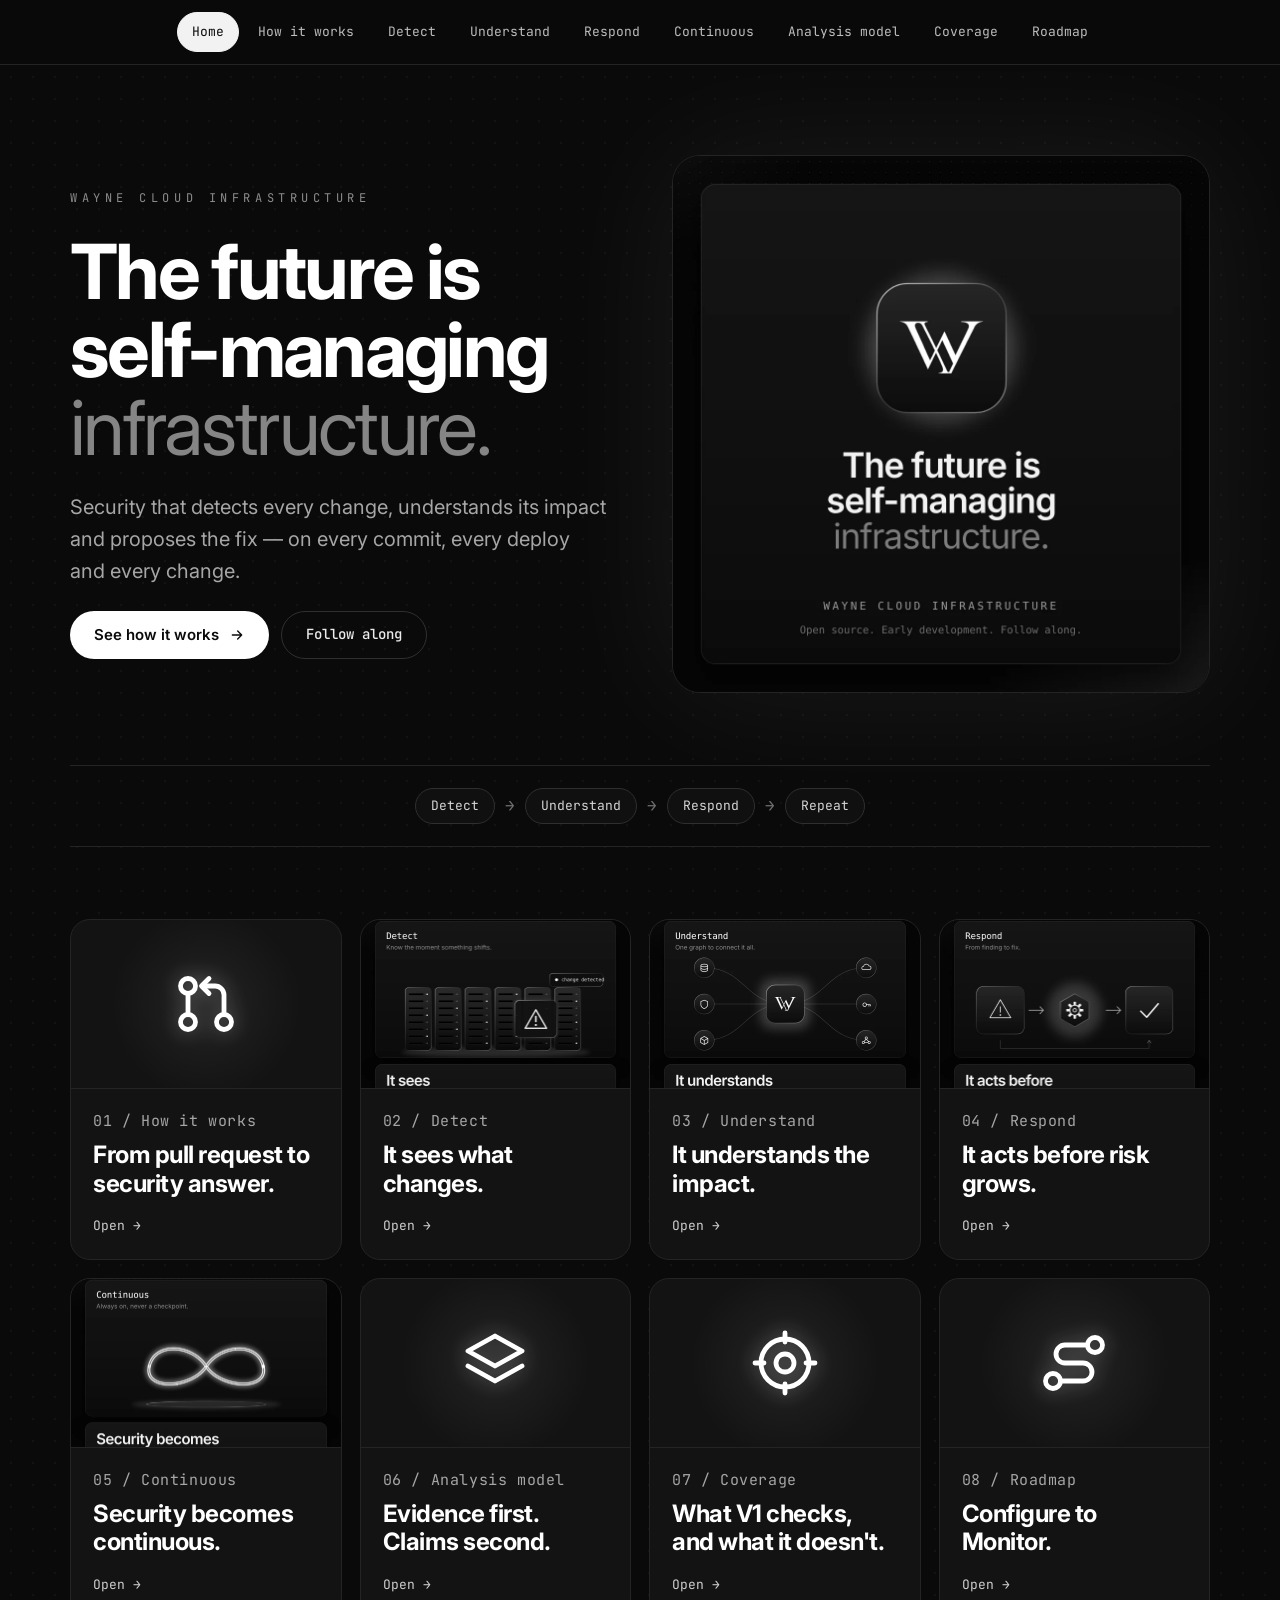
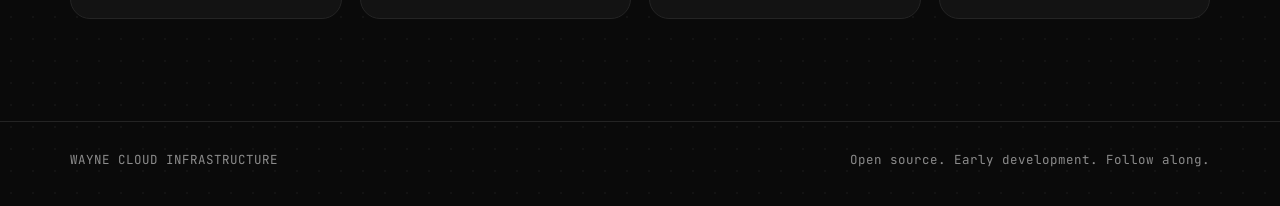
<file: index.html>
<!doctype html>
<html lang="en">
<head>
<meta charset="utf-8">
<meta name="viewport" content="width=device-width, initial-scale=1, viewport-fit=cover">
<title>WCI — Wayne Cloud Infrastructure</title>
<meta name="description" content="WCI explains what an infrastructure change does to security, right in the pull request. Open source, early development.">
<meta name="theme-color" content="#0a0a0a">
<meta property="og:title" content="WCI — Wayne Cloud Infrastructure">
<meta property="og:description" content="WCI explains what an infrastructure change does to security, right in the pull request. Open source, early development.">
<meta property="og:image" content="assets/img/hero.webp">
<link rel="icon" type="image/png" href="assets/img/favicon.png">
<link rel="apple-touch-icon" href="assets/img/logo.png">
<link rel="preconnect" href="https://fonts.googleapis.com">
<link rel="preconnect" href="https://fonts.gstatic.com" crossorigin>
<link href="https://fonts.googleapis.com/css2?family=Inter:wght@400;500;600;700&amp;family=JetBrains+Mono:wght@400;500&amp;display=swap" rel="stylesheet">
<link rel="stylesheet" href="assets/style.css">
</head>
<body>
<a class="skip" href="#content">Skip to content</a>
<header class="site-header">
  <div class="wrap bar">
    <span class="current" aria-hidden="true">Home</span>
    <button class="menu-btn" type="button" aria-expanded="false" aria-controls="site-nav" aria-label="Open menu">
      <svg viewBox="0 0 24 24" fill="none" stroke="currentColor" stroke-width="2" stroke-linecap="round" aria-hidden="true"><path d="M4 7h16M4 12h16M4 17h16"/></svg>
    </button>
    <nav id="site-nav" class="nav" aria-label="Main"><a href="index.html" aria-current="page">Home</a><a href="how-it-works.html">How it works</a><a href="detect.html">Detect</a><a href="understand.html">Understand</a><a href="respond.html">Respond</a><a href="continuous.html">Continuous</a><a href="analysis.html">Analysis model</a><a href="coverage.html">Coverage</a><a href="roadmap.html">Roadmap</a></nav>
  </div>
</header>
<main id="content">
<div class="wrap">
<section class="hero">
  <div class="text">
    <p class="eyebrow wide">Wayne Cloud Infrastructure</p>
    <h1>The future is self-managing <span class="soft">infrastructure.</span></h1>
    <p class="lead">Security that detects every change, understands its impact and proposes the fix — on every commit, every deploy and every change.</p>
    <div class="btns">
      <a class="btn solid" href="how-it-works.html">See how it works <svg viewBox="0 0 24 24" fill="none" stroke="currentColor" stroke-width="2" stroke-linecap="round" stroke-linejoin="round" aria-hidden="true"><path d="M5 12h14M13 6l6 6-6 6"/></svg></a>
      <a class="btn ghost" href="roadmap.html">Follow along</a>
    </div>
  </div>
  <div class="shot"><img src="assets/img/hero.webp" alt="WCI app icon with the line: The future is self-managing infrastructure" width="1080" height="1080"></div>
</section>
<div class="loop" aria-label="The WCI loop">
  <a class="chip" href="detect.html">Detect</a><span class="arrow" aria-hidden="true">→</span>
  <a class="chip" href="understand.html">Understand</a><span class="arrow" aria-hidden="true">→</span>
  <a class="chip" href="respond.html">Respond</a><span class="arrow" aria-hidden="true">→</span>
  <a class="chip" href="continuous.html">Repeat</a>
</div>
<section class="tiles" aria-label="Sections"><a class="tile" href="how-it-works.html"><div class="ill"><svg viewBox="0 0 24 24" fill="none" stroke="currentColor" stroke-width="1.6" stroke-linecap="round" stroke-linejoin="round" aria-hidden="true"><circle cx="6" cy="6" r="2.5"/><circle cx="6" cy="18" r="2.5"/><circle cx="18" cy="18" r="2.5"/><path d="M6 8.5v7"/><path d="M18 15.5V9a3 3 0 0 0-3-3h-4"/><path d="m13 3.5-2.5 2.5L13 8.5"/></svg></div><div class="t"><p class="eyebrow">01 / How it works</p><h3>From pull request to security answer.</h3><span class="go">Open →</span></div></a><a class="tile" href="detect.html"><img src="assets/img/detect.webp" alt="" width="1080" height="675" loading="lazy"><div class="t"><p class="eyebrow">02 / Detect</p><h3>It sees what changes.</h3><span class="go">Open →</span></div></a><a class="tile" href="understand.html"><img src="assets/img/understand.webp" alt="" width="1080" height="675" loading="lazy"><div class="t"><p class="eyebrow">03 / Understand</p><h3>It understands the impact.</h3><span class="go">Open →</span></div></a><a class="tile" href="respond.html"><img src="assets/img/respond.webp" alt="" width="1080" height="675" loading="lazy"><div class="t"><p class="eyebrow">04 / Respond</p><h3>It acts before risk grows.</h3><span class="go">Open →</span></div></a><a class="tile" href="continuous.html"><img src="assets/img/continuous.webp" alt="" width="1080" height="675" loading="lazy"><div class="t"><p class="eyebrow">05 / Continuous</p><h3>Security becomes continuous.</h3><span class="go">Open →</span></div></a><a class="tile" href="analysis.html"><div class="ill"><svg viewBox="0 0 24 24" fill="none" stroke="currentColor" stroke-width="1.6" stroke-linecap="round" stroke-linejoin="round" aria-hidden="true"><path d="m12 3 9 5-9 5-9-5z"/><path d="m3 13 9 5 9-5"/></svg></div><div class="t"><p class="eyebrow">06 / Analysis model</p><h3>Evidence first. Claims second.</h3><span class="go">Open →</span></div></a><a class="tile" href="coverage.html"><div class="ill"><svg viewBox="0 0 24 24" fill="none" stroke="currentColor" stroke-width="1.6" stroke-linecap="round" stroke-linejoin="round" aria-hidden="true"><circle cx="12" cy="12" r="8"/><circle cx="12" cy="12" r="3"/><path d="M12 2v3M12 19v3M2 12h3M19 12h3"/></svg></div><div class="t"><p class="eyebrow">07 / Coverage</p><h3>What V1 checks, and what it doesn't.</h3><span class="go">Open →</span></div></a><a class="tile" href="roadmap.html"><div class="ill"><svg viewBox="0 0 24 24" fill="none" stroke="currentColor" stroke-width="1.6" stroke-linecap="round" stroke-linejoin="round" aria-hidden="true"><circle cx="5" cy="18" r="2.5"/><circle cx="19" cy="6" r="2.5"/><path d="M7.5 18H15a3 3 0 0 0 0-6H9a3 3 0 0 1 0-6h7.5"/></svg></div><div class="t"><p class="eyebrow">08 / Roadmap</p><h3>Configure to Monitor.</h3><span class="go">Open →</span></div></a></section>
</div>
<div class="wrap"></div>
</main>
<footer class="site-footer">
  <div class="wrap"><span>WAYNE CLOUD INFRASTRUCTURE</span><span>Open source. Early development. Follow along.</span></div>
</footer>
<script src="assets/site.js" defer></script>
</body>
</html>
</file>
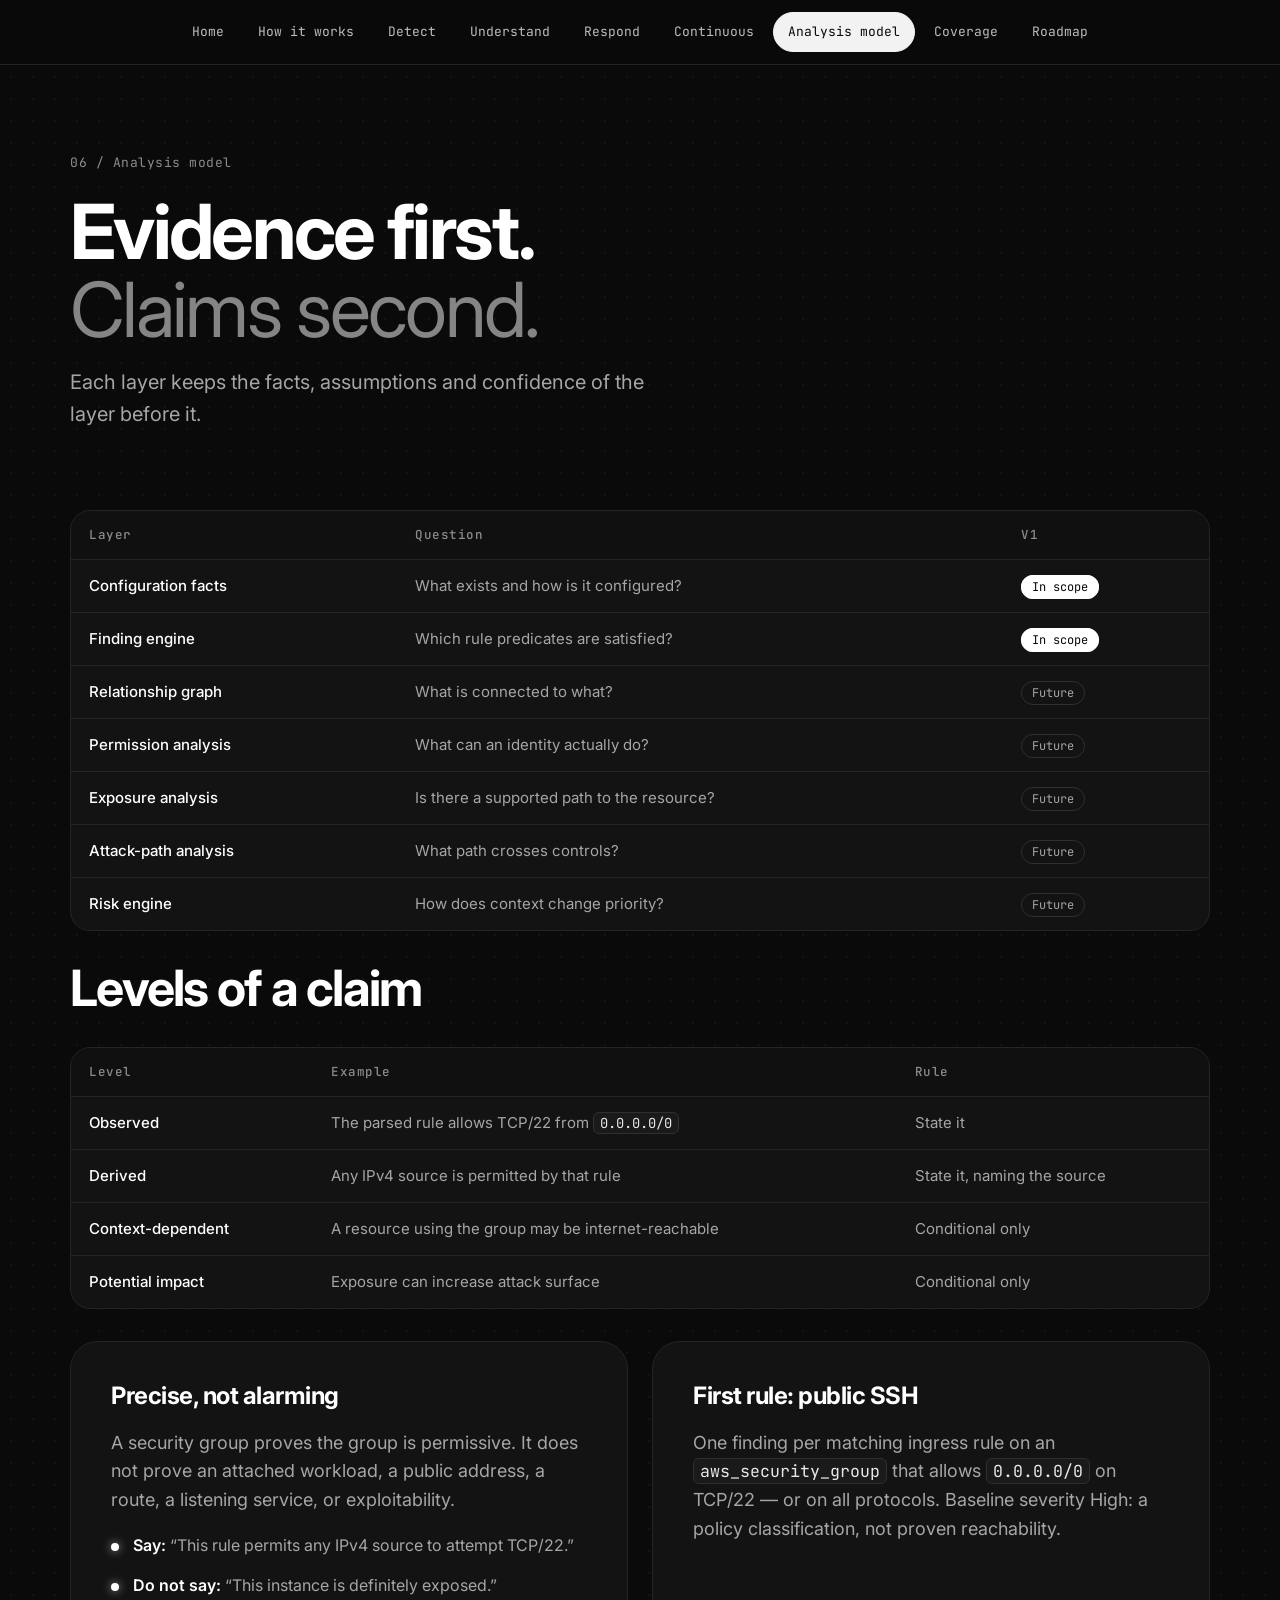
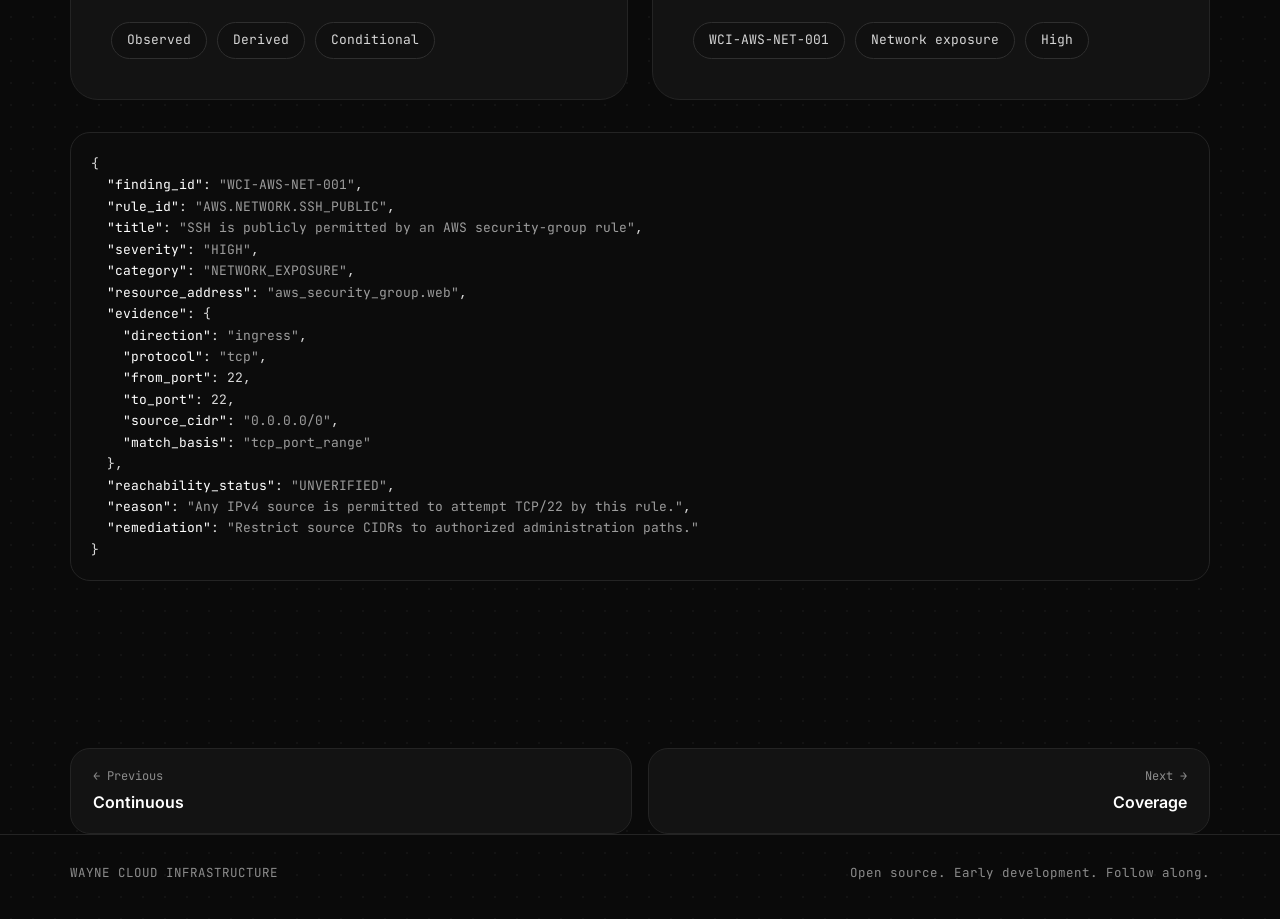
<file: analysis.html>
<!doctype html>
<html lang="en">
<head>
<meta charset="utf-8">
<meta name="viewport" content="width=device-width, initial-scale=1, viewport-fit=cover">
<title>Analysis model — WCI</title>
<meta name="description" content="How WCI separates observed facts from derived and context-dependent claims, with an example finding.">
<meta name="theme-color" content="#0a0a0a">
<meta property="og:title" content="Analysis model — WCI">
<meta property="og:description" content="How WCI separates observed facts from derived and context-dependent claims, with an example finding.">
<meta property="og:image" content="assets/img/hero.webp">
<link rel="icon" type="image/png" href="assets/img/favicon.png">
<link rel="apple-touch-icon" href="assets/img/logo.png">
<link rel="preconnect" href="https://fonts.googleapis.com">
<link rel="preconnect" href="https://fonts.gstatic.com" crossorigin>
<link href="https://fonts.googleapis.com/css2?family=Inter:wght@400;500;600;700&amp;family=JetBrains+Mono:wght@400;500&amp;display=swap" rel="stylesheet">
<link rel="stylesheet" href="assets/style.css">
</head>
<body>
<a class="skip" href="#content">Skip to content</a>
<header class="site-header">
  <div class="wrap bar">
    <span class="current" aria-hidden="true">Analysis model</span>
    <button class="menu-btn" type="button" aria-expanded="false" aria-controls="site-nav" aria-label="Open menu">
      <svg viewBox="0 0 24 24" fill="none" stroke="currentColor" stroke-width="2" stroke-linecap="round" aria-hidden="true"><path d="M4 7h16M4 12h16M4 17h16"/></svg>
    </button>
    <nav id="site-nav" class="nav" aria-label="Main"><a href="index.html">Home</a><a href="how-it-works.html">How it works</a><a href="detect.html">Detect</a><a href="understand.html">Understand</a><a href="respond.html">Respond</a><a href="continuous.html">Continuous</a><a href="analysis.html" aria-current="page">Analysis model</a><a href="coverage.html">Coverage</a><a href="roadmap.html">Roadmap</a></nav>
  </div>
</header>
<main id="content">
<section class="page"><div class="wrap stack">
<div class="page-head"><p class="eyebrow">06 / Analysis model</p><h1>Evidence first. <span class="soft">Claims second.</span></h1><p class="lead">Each layer keeps the facts, assumptions and confidence of the layer before it.</p></div>
<div class="table-box"><table>
<thead><tr><th scope="col">Layer</th><th scope="col">Question</th><th scope="col">V1</th></tr></thead>
<tbody><tr><td>Configuration facts</td><td>What exists and how is it configured?</td><td><span class="tag in">In scope</span></td></tr><tr><td>Finding engine</td><td>Which rule predicates are satisfied?</td><td><span class="tag in">In scope</span></td></tr><tr><td>Relationship graph</td><td>What is connected to what?</td><td><span class="tag">Future</span></td></tr><tr><td>Permission analysis</td><td>What can an identity actually do?</td><td><span class="tag">Future</span></td></tr><tr><td>Exposure analysis</td><td>Is there a supported path to the resource?</td><td><span class="tag">Future</span></td></tr><tr><td>Attack-path analysis</td><td>What path crosses controls?</td><td><span class="tag">Future</span></td></tr><tr><td>Risk engine</td><td>How does context change priority?</td><td><span class="tag">Future</span></td></tr></tbody></table></div>
<h2>Levels of a claim</h2>
<div class="table-box"><table>
<thead><tr><th scope="col">Level</th><th scope="col">Example</th><th scope="col">Rule</th></tr></thead>
<tbody><tr><td>Observed</td><td>The parsed rule allows TCP/22 from <code>0.0.0.0/0</code></td><td>State it</td></tr><tr><td>Derived</td><td>Any IPv4 source is permitted by that rule</td><td>State it, naming the source</td></tr><tr><td>Context-dependent</td><td>A resource using the group may be internet-reachable</td><td>Conditional only</td></tr><tr><td>Potential impact</td><td>Exposure can increase attack surface</td><td>Conditional only</td></tr></tbody></table></div>
<div class="grid2">
  <div class="card">
    <h3>Precise, not alarming</h3>
    <p class="body">A security group proves the group is permissive. It does not prove an attached workload, a public address, a route, a listening service, or exploitability.</p>
    <ul class="points"><li><span class="dot" aria-hidden="true"></span><span><b>Say:</b> “This rule permits any IPv4 source to attempt TCP/22.”</span></li><li><span class="dot" aria-hidden="true"></span><span><b>Do not say:</b> “This instance is definitely exposed.”</span></li></ul>
    <div class="chips"><span class="chip">Observed</span><span class="chip">Derived</span><span class="chip">Conditional</span></div>
  </div>
  <div class="card">
    <h3>First rule: public SSH</h3>
    <p class="body">One finding per matching ingress rule on an <code>aws_security_group</code> that allows <code>0.0.0.0/0</code> on TCP/22 — or on all protocols. Baseline severity High: a policy classification, not proven reachability.</p>
    <div class="chips"><span class="chip">WCI-AWS-NET-001</span><span class="chip">Network exposure</span><span class="chip">High</span></div>
  </div>
</div>
<pre aria-label="Example finding in JSON">{
  <span class="k">"finding_id"</span>: <span class="s">"WCI-AWS-NET-001"</span>,
  <span class="k">"rule_id"</span>: <span class="s">"AWS.NETWORK.SSH_PUBLIC"</span>,
  <span class="k">"title"</span>: <span class="s">"SSH is publicly permitted by an AWS security-group rule"</span>,
  <span class="k">"severity"</span>: <span class="s">"HIGH"</span>,
  <span class="k">"category"</span>: <span class="s">"NETWORK_EXPOSURE"</span>,
  <span class="k">"resource_address"</span>: <span class="s">"aws_security_group.web"</span>,
  <span class="k">"evidence"</span>: {
    <span class="k">"direction"</span>: <span class="s">"ingress"</span>,
    <span class="k">"protocol"</span>: <span class="s">"tcp"</span>,
    <span class="k">"from_port"</span>: 22,
    <span class="k">"to_port"</span>: 22,
    <span class="k">"source_cidr"</span>: <span class="s">"0.0.0.0/0"</span>,
    <span class="k">"match_basis"</span>: <span class="s">"tcp_port_range"</span>
  },
  <span class="k">"reachability_status"</span>: <span class="s">"UNVERIFIED"</span>,
  <span class="k">"reason"</span>: <span class="s">"Any IPv4 source is permitted to attempt TCP/22 by this rule."</span>,
  <span class="k">"remediation"</span>: <span class="s">"Restrict source CIDRs to authorized administration paths."</span>
}</pre>
</div></section>
<div class="wrap"><nav class="pager" aria-label="Pages"><a href="continuous.html"><span class="lbl">← Previous</span><span class="ttl">Continuous</span></a><a class="next" href="coverage.html"><span class="lbl">Next →</span><span class="ttl">Coverage</span></a></nav></div>
</main>
<footer class="site-footer">
  <div class="wrap"><span>WAYNE CLOUD INFRASTRUCTURE</span><span>Open source. Early development. Follow along.</span></div>
</footer>
<script src="assets/site.js" defer></script>
</body>
</html>
</file>
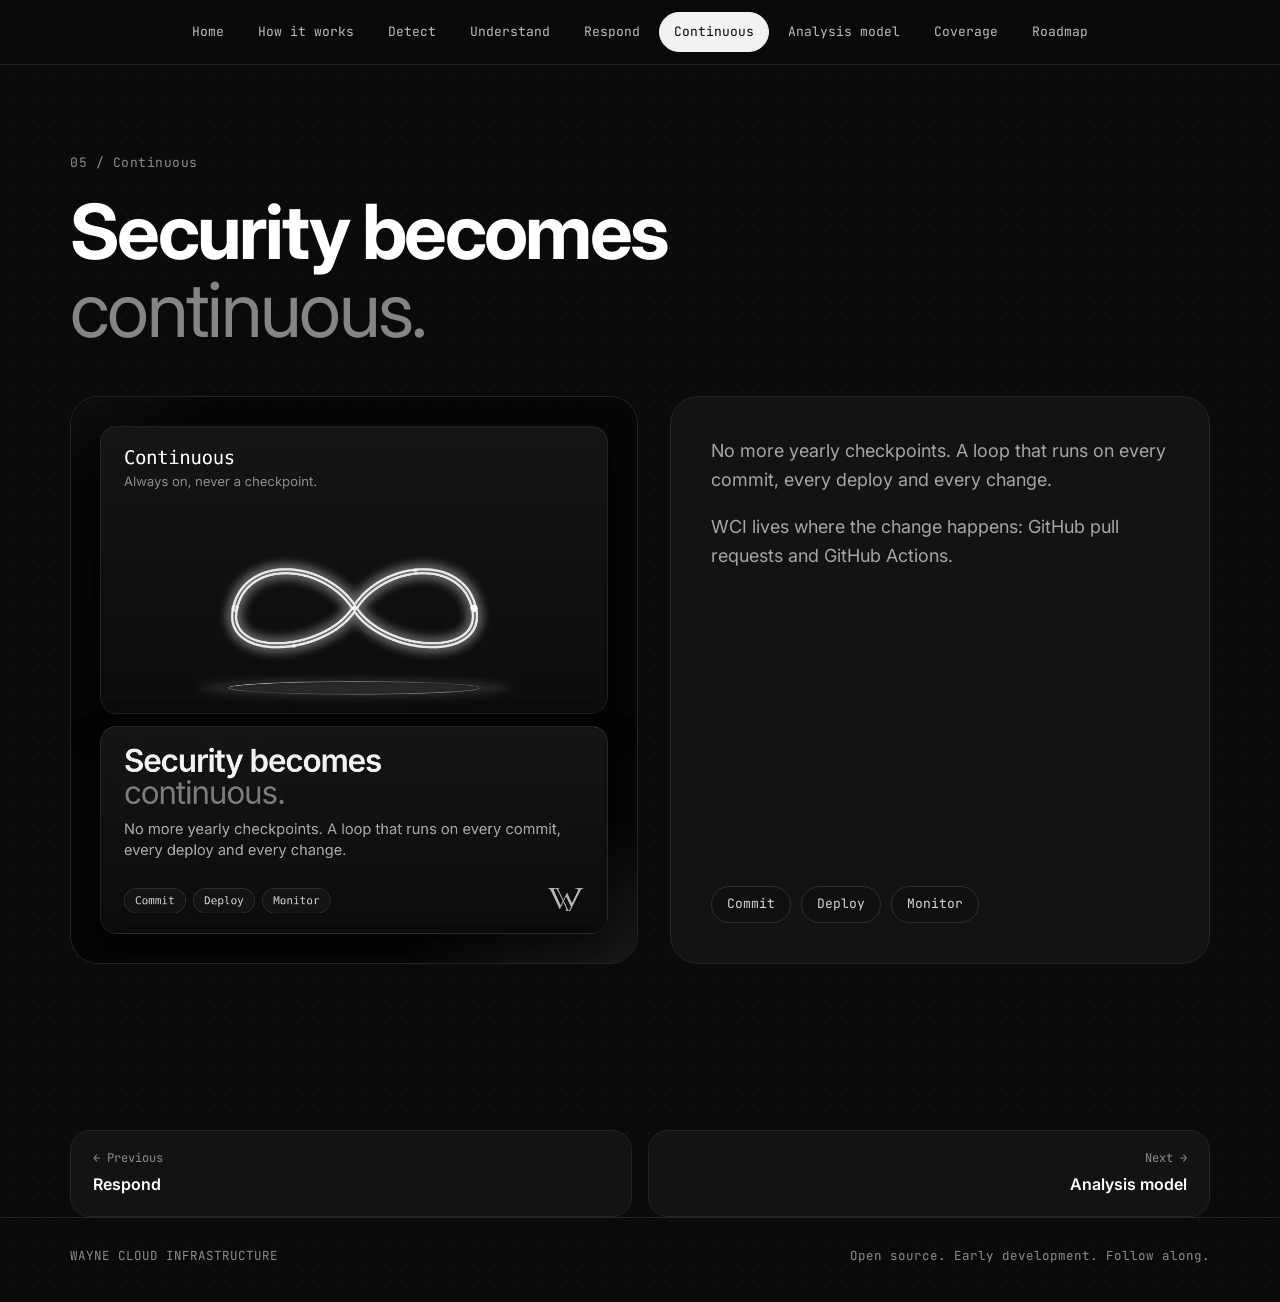
<file: continuous.html>
<!doctype html>
<html lang="en">
<head>
<meta charset="utf-8">
<meta name="viewport" content="width=device-width, initial-scale=1, viewport-fit=cover">
<title>Continuous — WCI</title>
<meta name="description" content="No more yearly checkpoints. WCI runs on every commit, every deploy and every change.">
<meta name="theme-color" content="#0a0a0a">
<meta property="og:title" content="Continuous — WCI">
<meta property="og:description" content="No more yearly checkpoints. WCI runs on every commit, every deploy and every change.">
<meta property="og:image" content="assets/img/hero.webp">
<link rel="icon" type="image/png" href="assets/img/favicon.png">
<link rel="apple-touch-icon" href="assets/img/logo.png">
<link rel="preconnect" href="https://fonts.googleapis.com">
<link rel="preconnect" href="https://fonts.gstatic.com" crossorigin>
<link href="https://fonts.googleapis.com/css2?family=Inter:wght@400;500;600;700&amp;family=JetBrains+Mono:wght@400;500&amp;display=swap" rel="stylesheet">
<link rel="stylesheet" href="assets/style.css">
</head>
<body>
<a class="skip" href="#content">Skip to content</a>
<header class="site-header">
  <div class="wrap bar">
    <span class="current" aria-hidden="true">Continuous</span>
    <button class="menu-btn" type="button" aria-expanded="false" aria-controls="site-nav" aria-label="Open menu">
      <svg viewBox="0 0 24 24" fill="none" stroke="currentColor" stroke-width="2" stroke-linecap="round" aria-hidden="true"><path d="M4 7h16M4 12h16M4 17h16"/></svg>
    </button>
    <nav id="site-nav" class="nav" aria-label="Main"><a href="index.html">Home</a><a href="how-it-works.html">How it works</a><a href="detect.html">Detect</a><a href="understand.html">Understand</a><a href="respond.html">Respond</a><a href="continuous.html" aria-current="page">Continuous</a><a href="analysis.html">Analysis model</a><a href="coverage.html">Coverage</a><a href="roadmap.html">Roadmap</a></nav>
  </div>
</header>
<main id="content">
<section class="page"><div class="wrap">
<div class="page-head"><p class="eyebrow">05 / Continuous</p><h1>Security becomes <span class="soft">continuous.</span></h1></div>
<div class="split">
  <div class="card media"><img src="assets/img/continuous.webp" alt="Glowing infinity loop: always on, never a checkpoint" width="1080" height="1080"></div>
  <div class="card">
    <p class="body">No more yearly checkpoints. A loop that runs on every commit, every deploy and every change.</p>
    <p class="body">WCI lives where the change happens: GitHub pull requests and GitHub Actions.</p>
    <div class="chips"><span class="chip">Commit</span><span class="chip">Deploy</span><span class="chip">Monitor</span></div>
  </div>
</div>
</div></section>
<div class="wrap"><nav class="pager" aria-label="Pages"><a href="respond.html"><span class="lbl">← Previous</span><span class="ttl">Respond</span></a><a class="next" href="analysis.html"><span class="lbl">Next →</span><span class="ttl">Analysis model</span></a></nav></div>
</main>
<footer class="site-footer">
  <div class="wrap"><span>WAYNE CLOUD INFRASTRUCTURE</span><span>Open source. Early development. Follow along.</span></div>
</footer>
<script src="assets/site.js" defer></script>
</body>
</html>
</file>
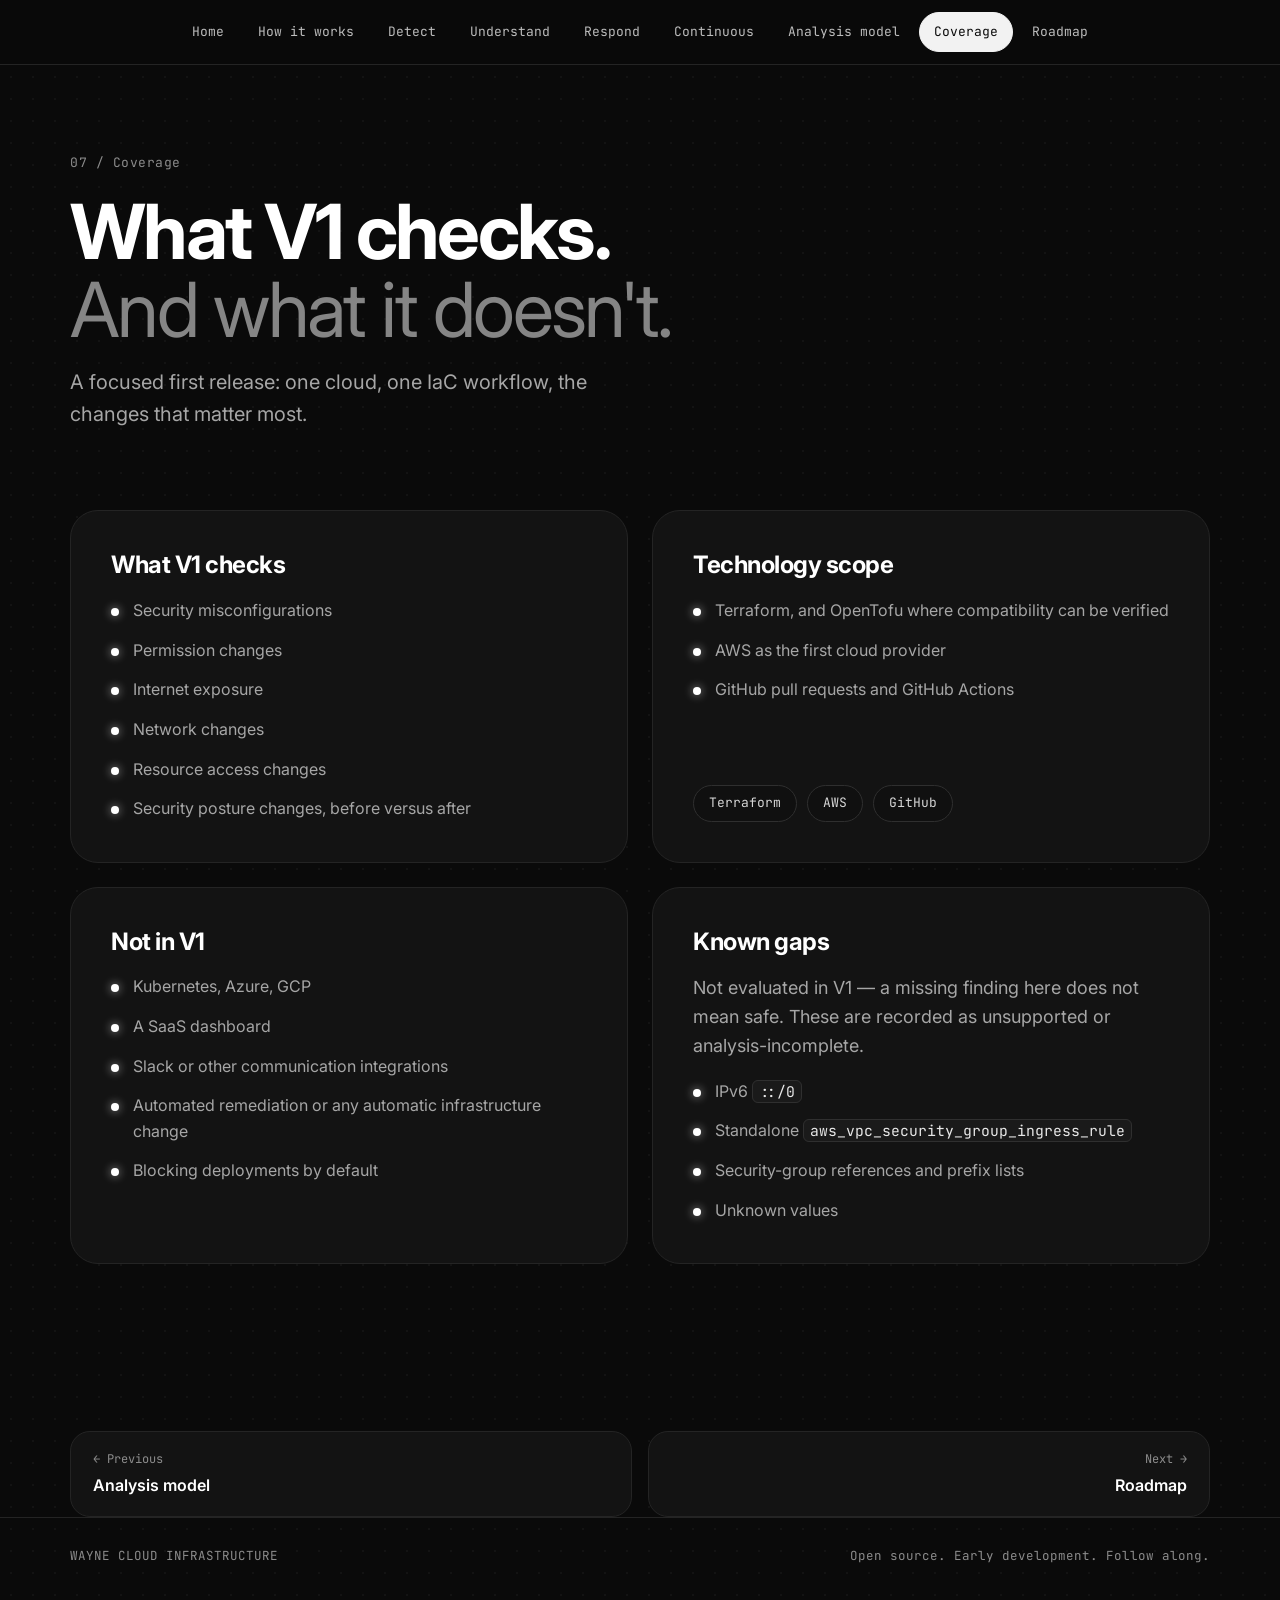
<file: coverage.html>
<!doctype html>
<html lang="en">
<head>
<meta charset="utf-8">
<meta name="viewport" content="width=device-width, initial-scale=1, viewport-fit=cover">
<title>Coverage — WCI</title>
<meta name="description" content="What WCI V1 checks, its technology scope, and what is deliberately left out.">
<meta name="theme-color" content="#0a0a0a">
<meta property="og:title" content="Coverage — WCI">
<meta property="og:description" content="What WCI V1 checks, its technology scope, and what is deliberately left out.">
<meta property="og:image" content="assets/img/hero.webp">
<link rel="icon" type="image/png" href="assets/img/favicon.png">
<link rel="apple-touch-icon" href="assets/img/logo.png">
<link rel="preconnect" href="https://fonts.googleapis.com">
<link rel="preconnect" href="https://fonts.gstatic.com" crossorigin>
<link href="https://fonts.googleapis.com/css2?family=Inter:wght@400;500;600;700&amp;family=JetBrains+Mono:wght@400;500&amp;display=swap" rel="stylesheet">
<link rel="stylesheet" href="assets/style.css">
</head>
<body>
<a class="skip" href="#content">Skip to content</a>
<header class="site-header">
  <div class="wrap bar">
    <span class="current" aria-hidden="true">Coverage</span>
    <button class="menu-btn" type="button" aria-expanded="false" aria-controls="site-nav" aria-label="Open menu">
      <svg viewBox="0 0 24 24" fill="none" stroke="currentColor" stroke-width="2" stroke-linecap="round" aria-hidden="true"><path d="M4 7h16M4 12h16M4 17h16"/></svg>
    </button>
    <nav id="site-nav" class="nav" aria-label="Main"><a href="index.html">Home</a><a href="how-it-works.html">How it works</a><a href="detect.html">Detect</a><a href="understand.html">Understand</a><a href="respond.html">Respond</a><a href="continuous.html">Continuous</a><a href="analysis.html">Analysis model</a><a href="coverage.html" aria-current="page">Coverage</a><a href="roadmap.html">Roadmap</a></nav>
  </div>
</header>
<main id="content">
<section class="page"><div class="wrap stack">
<div class="page-head"><p class="eyebrow">07 / Coverage</p><h1>What V1 checks. <span class="soft">And what it doesn't.</span></h1><p class="lead">A focused first release: one cloud, one IaC workflow, the changes that matter most.</p></div>
<div class="grid2">
  <div class="card">
    <h3>What V1 checks</h3>
    <ul class="points"><li><span class="dot" aria-hidden="true"></span><span>Security misconfigurations</span></li><li><span class="dot" aria-hidden="true"></span><span>Permission changes</span></li><li><span class="dot" aria-hidden="true"></span><span>Internet exposure</span></li><li><span class="dot" aria-hidden="true"></span><span>Network changes</span></li><li><span class="dot" aria-hidden="true"></span><span>Resource access changes</span></li><li><span class="dot" aria-hidden="true"></span><span>Security posture changes, before versus after</span></li></ul>
  </div>
  <div class="card">
    <h3>Technology scope</h3>
    <ul class="points"><li><span class="dot" aria-hidden="true"></span><span>Terraform, and OpenTofu where compatibility can be verified</span></li><li><span class="dot" aria-hidden="true"></span><span>AWS as the first cloud provider</span></li><li><span class="dot" aria-hidden="true"></span><span>GitHub pull requests and GitHub Actions</span></li></ul>
    <div class="chips"><span class="chip">Terraform</span><span class="chip">AWS</span><span class="chip">GitHub</span></div>
  </div>
  <div class="card">
    <h3>Not in V1</h3>
    <ul class="points"><li><span class="dot" aria-hidden="true"></span><span>Kubernetes, Azure, GCP</span></li><li><span class="dot" aria-hidden="true"></span><span>A SaaS dashboard</span></li><li><span class="dot" aria-hidden="true"></span><span>Slack or other communication integrations</span></li><li><span class="dot" aria-hidden="true"></span><span>Automated remediation or any automatic infrastructure change</span></li><li><span class="dot" aria-hidden="true"></span><span>Blocking deployments by default</span></li></ul>
  </div>
  <div class="card">
    <h3>Known gaps</h3>
    <p class="body">Not evaluated in V1 — a missing finding here does not mean safe. These are recorded as unsupported or analysis-incomplete.</p>
    <ul class="points"><li><span class="dot" aria-hidden="true"></span><span>IPv6 <code>::/0</code></span></li><li><span class="dot" aria-hidden="true"></span><span>Standalone <code>aws_vpc_security_group_ingress_rule</code></span></li><li><span class="dot" aria-hidden="true"></span><span>Security-group references and prefix lists</span></li><li><span class="dot" aria-hidden="true"></span><span>Unknown values</span></li></ul>
  </div>
</div>
</div></section>
<div class="wrap"><nav class="pager" aria-label="Pages"><a href="analysis.html"><span class="lbl">← Previous</span><span class="ttl">Analysis model</span></a><a class="next" href="roadmap.html"><span class="lbl">Next →</span><span class="ttl">Roadmap</span></a></nav></div>
</main>
<footer class="site-footer">
  <div class="wrap"><span>WAYNE CLOUD INFRASTRUCTURE</span><span>Open source. Early development. Follow along.</span></div>
</footer>
<script src="assets/site.js" defer></script>
</body>
</html>
</file>
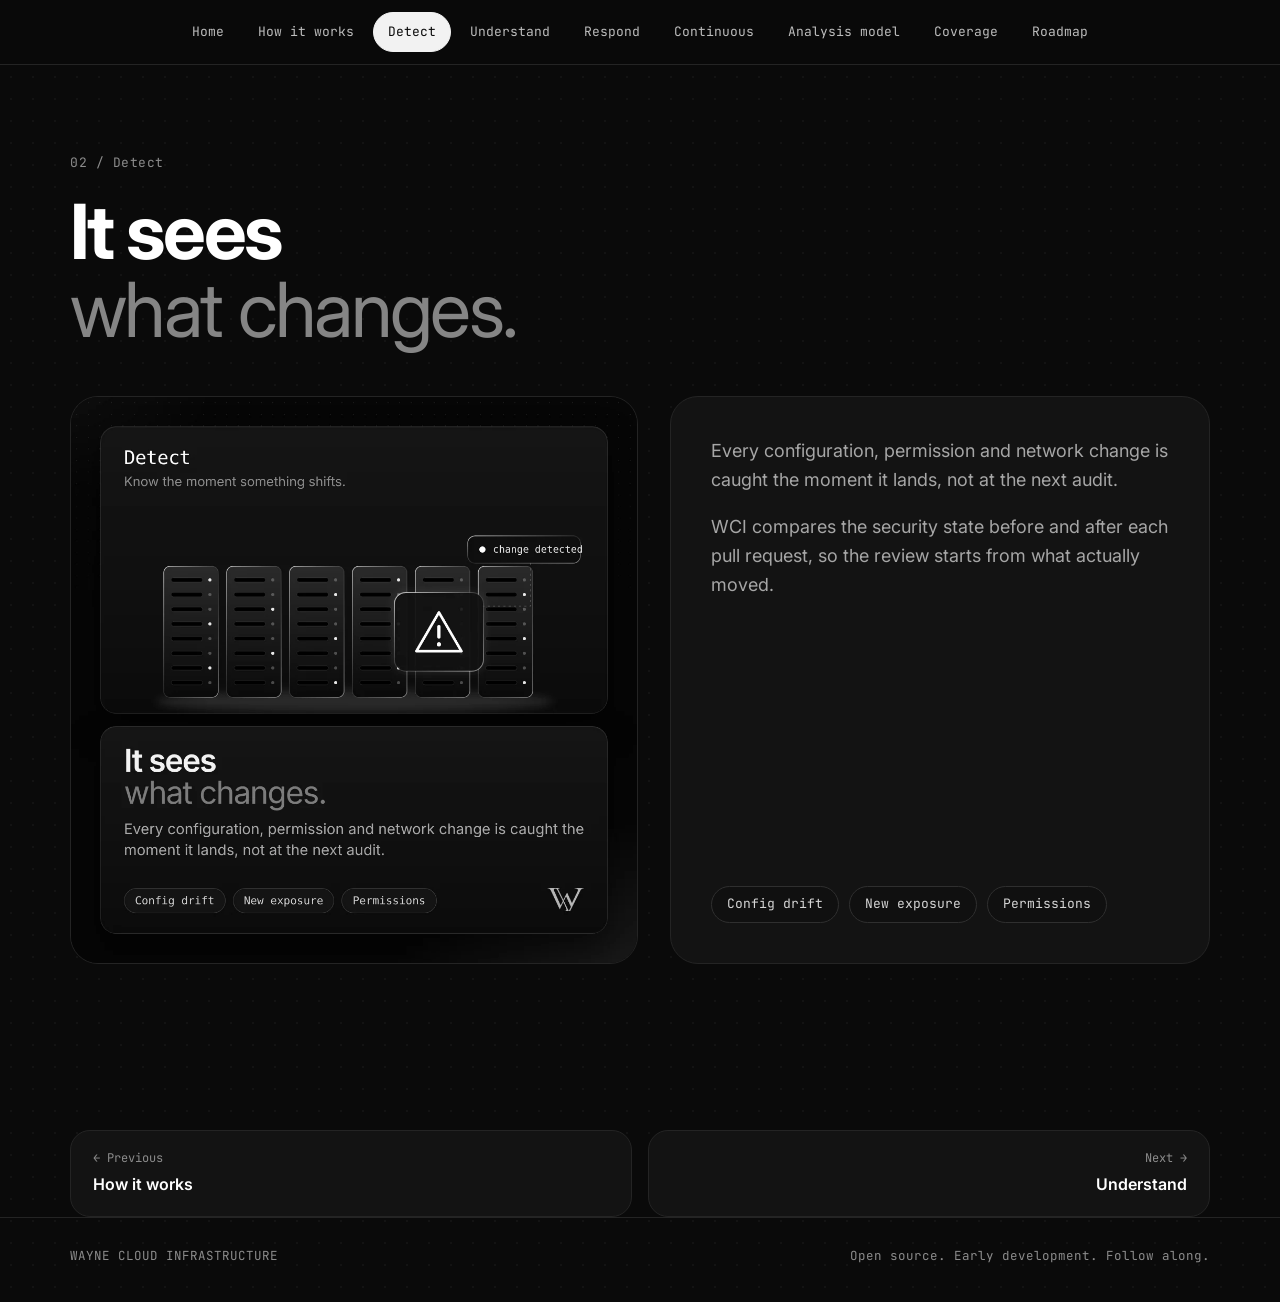
<file: detect.html>
<!doctype html>
<html lang="en">
<head>
<meta charset="utf-8">
<meta name="viewport" content="width=device-width, initial-scale=1, viewport-fit=cover">
<title>Detect — WCI</title>
<meta name="description" content="WCI catches every configuration, permission and network change the moment it lands.">
<meta name="theme-color" content="#0a0a0a">
<meta property="og:title" content="Detect — WCI">
<meta property="og:description" content="WCI catches every configuration, permission and network change the moment it lands.">
<meta property="og:image" content="assets/img/hero.webp">
<link rel="icon" type="image/png" href="assets/img/favicon.png">
<link rel="apple-touch-icon" href="assets/img/logo.png">
<link rel="preconnect" href="https://fonts.googleapis.com">
<link rel="preconnect" href="https://fonts.gstatic.com" crossorigin>
<link href="https://fonts.googleapis.com/css2?family=Inter:wght@400;500;600;700&amp;family=JetBrains+Mono:wght@400;500&amp;display=swap" rel="stylesheet">
<link rel="stylesheet" href="assets/style.css">
</head>
<body>
<a class="skip" href="#content">Skip to content</a>
<header class="site-header">
  <div class="wrap bar">
    <span class="current" aria-hidden="true">Detect</span>
    <button class="menu-btn" type="button" aria-expanded="false" aria-controls="site-nav" aria-label="Open menu">
      <svg viewBox="0 0 24 24" fill="none" stroke="currentColor" stroke-width="2" stroke-linecap="round" aria-hidden="true"><path d="M4 7h16M4 12h16M4 17h16"/></svg>
    </button>
    <nav id="site-nav" class="nav" aria-label="Main"><a href="index.html">Home</a><a href="how-it-works.html">How it works</a><a href="detect.html" aria-current="page">Detect</a><a href="understand.html">Understand</a><a href="respond.html">Respond</a><a href="continuous.html">Continuous</a><a href="analysis.html">Analysis model</a><a href="coverage.html">Coverage</a><a href="roadmap.html">Roadmap</a></nav>
  </div>
</header>
<main id="content">
<section class="page"><div class="wrap">
<div class="page-head"><p class="eyebrow">02 / Detect</p><h1>It sees <span class="soft">what changes.</span></h1></div>
<div class="split">
  <div class="card media"><img src="assets/img/detect.webp" alt="Server racks with a change-detected warning" width="1080" height="1080"></div>
  <div class="card">
    <p class="body">Every configuration, permission and network change is caught the moment it lands, not at the next audit.</p>
    <p class="body">WCI compares the security state before and after each pull request, so the review starts from what actually moved.</p>
    <div class="chips"><span class="chip">Config drift</span><span class="chip">New exposure</span><span class="chip">Permissions</span></div>
  </div>
</div>
</div></section>
<div class="wrap"><nav class="pager" aria-label="Pages"><a href="how-it-works.html"><span class="lbl">← Previous</span><span class="ttl">How it works</span></a><a class="next" href="understand.html"><span class="lbl">Next →</span><span class="ttl">Understand</span></a></nav></div>
</main>
<footer class="site-footer">
  <div class="wrap"><span>WAYNE CLOUD INFRASTRUCTURE</span><span>Open source. Early development. Follow along.</span></div>
</footer>
<script src="assets/site.js" defer></script>
</body>
</html>
</file>
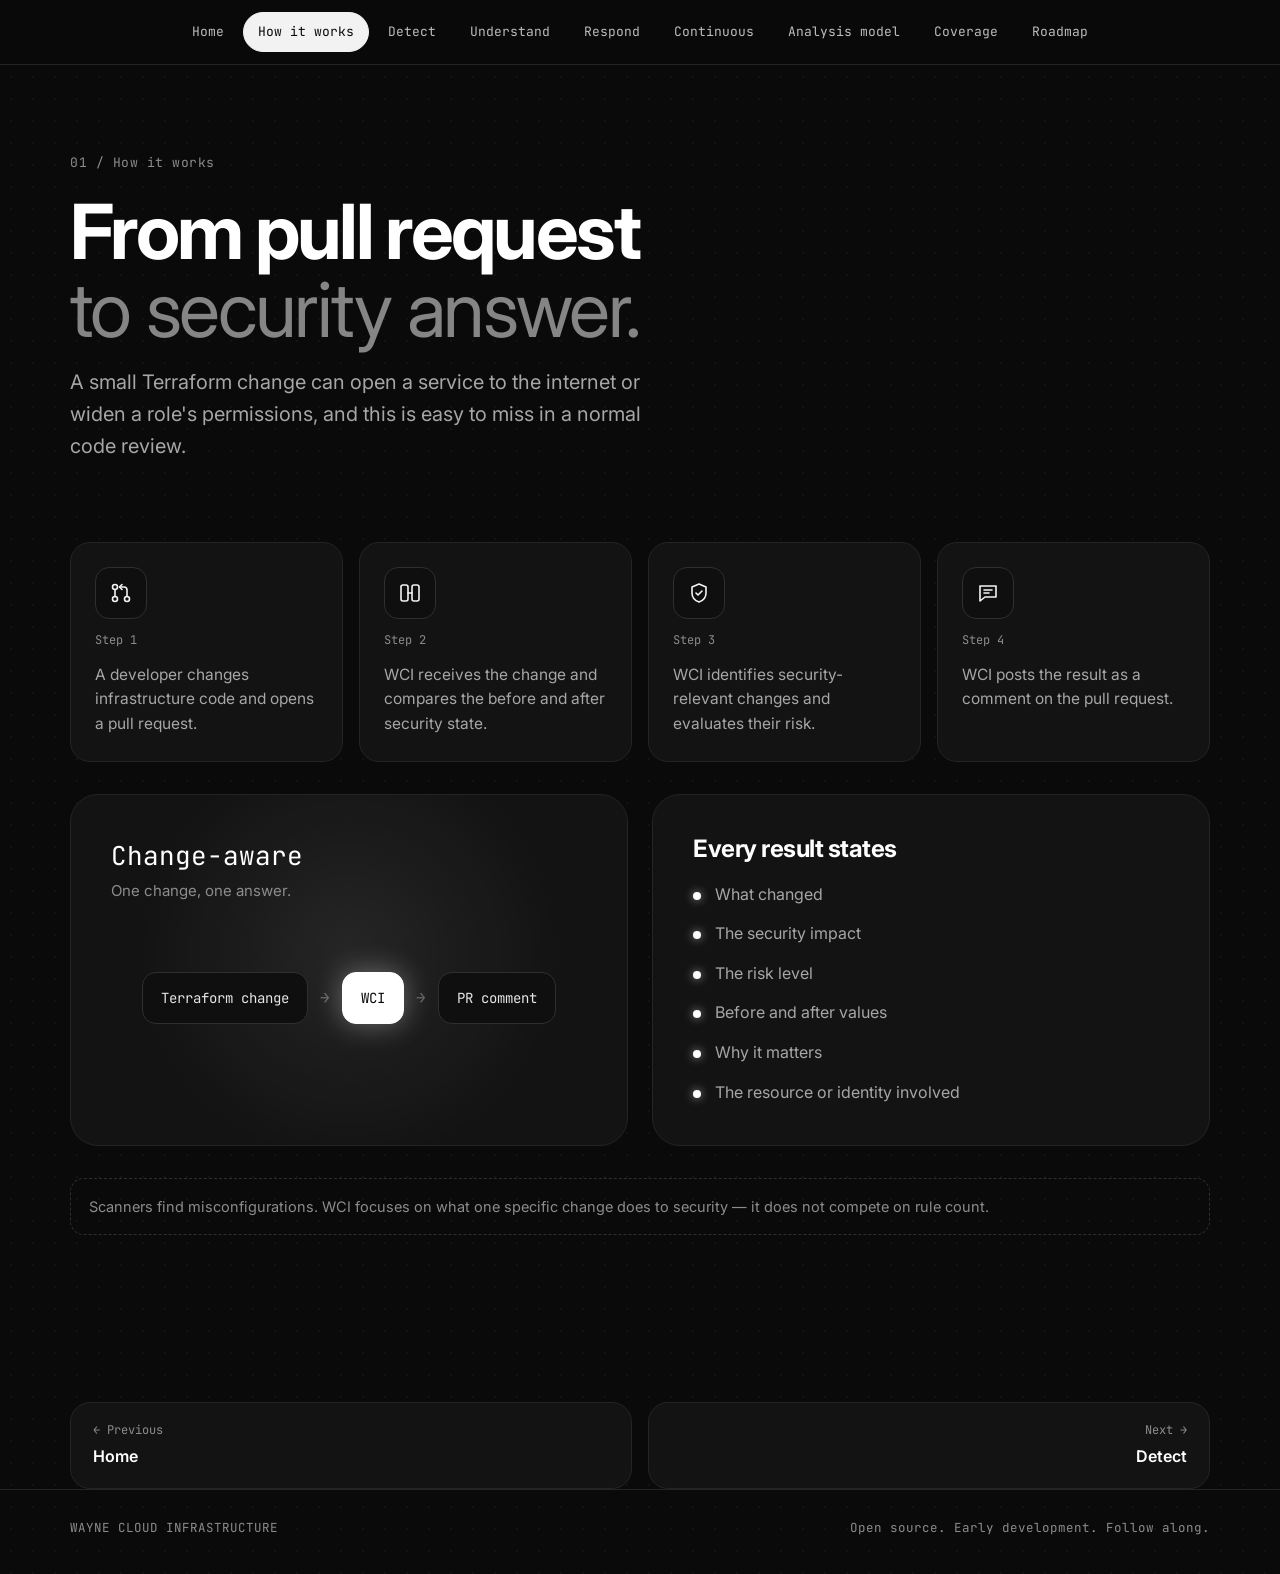
<file: how-it-works.html>
<!doctype html>
<html lang="en">
<head>
<meta charset="utf-8">
<meta name="viewport" content="width=device-width, initial-scale=1, viewport-fit=cover">
<title>How it works — WCI</title>
<meta name="description" content="The WCI V1 workflow: from a Terraform pull request to a security answer posted in the PR.">
<meta name="theme-color" content="#0a0a0a">
<meta property="og:title" content="How it works — WCI">
<meta property="og:description" content="The WCI V1 workflow: from a Terraform pull request to a security answer posted in the PR.">
<meta property="og:image" content="assets/img/hero.webp">
<link rel="icon" type="image/png" href="assets/img/favicon.png">
<link rel="apple-touch-icon" href="assets/img/logo.png">
<link rel="preconnect" href="https://fonts.googleapis.com">
<link rel="preconnect" href="https://fonts.gstatic.com" crossorigin>
<link href="https://fonts.googleapis.com/css2?family=Inter:wght@400;500;600;700&amp;family=JetBrains+Mono:wght@400;500&amp;display=swap" rel="stylesheet">
<link rel="stylesheet" href="assets/style.css">
</head>
<body>
<a class="skip" href="#content">Skip to content</a>
<header class="site-header">
  <div class="wrap bar">
    <span class="current" aria-hidden="true">How it works</span>
    <button class="menu-btn" type="button" aria-expanded="false" aria-controls="site-nav" aria-label="Open menu">
      <svg viewBox="0 0 24 24" fill="none" stroke="currentColor" stroke-width="2" stroke-linecap="round" aria-hidden="true"><path d="M4 7h16M4 12h16M4 17h16"/></svg>
    </button>
    <nav id="site-nav" class="nav" aria-label="Main"><a href="index.html">Home</a><a href="how-it-works.html" aria-current="page">How it works</a><a href="detect.html">Detect</a><a href="understand.html">Understand</a><a href="respond.html">Respond</a><a href="continuous.html">Continuous</a><a href="analysis.html">Analysis model</a><a href="coverage.html">Coverage</a><a href="roadmap.html">Roadmap</a></nav>
  </div>
</header>
<main id="content">
<section class="page"><div class="wrap stack">
<div class="page-head"><p class="eyebrow">01 / How it works</p><h1>From pull request <span class="soft">to security answer.</span></h1><p class="lead">A small Terraform change can open a service to the internet or widen a role's permissions, and this is easy to miss in a normal code review.</p></div>
<div class="steps"><div class="step"><div class="ic"><svg viewBox="0 0 24 24" fill="none" stroke="currentColor" stroke-width="1.6" stroke-linecap="round" stroke-linejoin="round" aria-hidden="true"><circle cx="6" cy="6" r="2.5"/><circle cx="6" cy="18" r="2.5"/><circle cx="18" cy="18" r="2.5"/><path d="M6 8.5v7"/><path d="M18 15.5V9a3 3 0 0 0-3-3h-4"/><path d="m13 3.5-2.5 2.5L13 8.5"/></svg></div><span class="n">Step 1</span><p>A developer changes infrastructure code and opens a pull request.</p></div><div class="step"><div class="ic"><svg viewBox="0 0 24 24" fill="none" stroke="currentColor" stroke-width="1.6" stroke-linecap="round" stroke-linejoin="round" aria-hidden="true"><rect x="3" y="4" width="7" height="16" rx="2"/><rect x="14" y="4" width="7" height="16" rx="2"/><path d="M10 12h4"/></svg></div><span class="n">Step 2</span><p>WCI receives the change and compares the before and after security state.</p></div><div class="step"><div class="ic"><svg viewBox="0 0 24 24" fill="none" stroke="currentColor" stroke-width="1.6" stroke-linecap="round" stroke-linejoin="round" aria-hidden="true"><path d="M12 3 5 6v6c0 4.2 2.9 7.6 7 9 4.1-1.4 7-4.8 7-9V6z"/><path d="m9 12 2 2 4-4"/></svg></div><span class="n">Step 3</span><p>WCI identifies security-relevant changes and evaluates their risk.</p></div><div class="step"><div class="ic"><svg viewBox="0 0 24 24" fill="none" stroke="currentColor" stroke-width="1.6" stroke-linecap="round" stroke-linejoin="round" aria-hidden="true"><path d="M4 5h16v11H9l-5 4z"/><path d="M8 9h8M8 12h5"/></svg></div><span class="n">Step 4</span><p>WCI posts the result as a comment on the pull request.</p></div></div>
<div class="grid2">
  <div class="card ill-card">
    <div class="label"><strong>Change-aware</strong><span>One change, one answer.</span></div>
    <div class="flow" style="margin-top:56px">
      <span class="node">Terraform change</span><span class="arrow" aria-hidden="true">→</span>
      <span class="node on">WCI</span><span class="arrow" aria-hidden="true">→</span>
      <span class="node">PR comment</span>
    </div>
  </div>
  <div class="card">
    <h3>Every result states</h3>
    <ul class="points"><li><span class="dot" aria-hidden="true"></span><span>What changed</span></li><li><span class="dot" aria-hidden="true"></span><span>The security impact</span></li><li><span class="dot" aria-hidden="true"></span><span>The risk level</span></li><li><span class="dot" aria-hidden="true"></span><span>Before and after values</span></li><li><span class="dot" aria-hidden="true"></span><span>Why it matters</span></li><li><span class="dot" aria-hidden="true"></span><span>The resource or identity involved</span></li></ul>
  </div>
</div>
<p class="note">Scanners find misconfigurations. WCI focuses on what one specific change does to security — it does not compete on rule count.</p>
</div></section>
<div class="wrap"><nav class="pager" aria-label="Pages"><a href="index.html"><span class="lbl">← Previous</span><span class="ttl">Home</span></a><a class="next" href="detect.html"><span class="lbl">Next →</span><span class="ttl">Detect</span></a></nav></div>
</main>
<footer class="site-footer">
  <div class="wrap"><span>WAYNE CLOUD INFRASTRUCTURE</span><span>Open source. Early development. Follow along.</span></div>
</footer>
<script src="assets/site.js" defer></script>
</body>
</html>
</file>
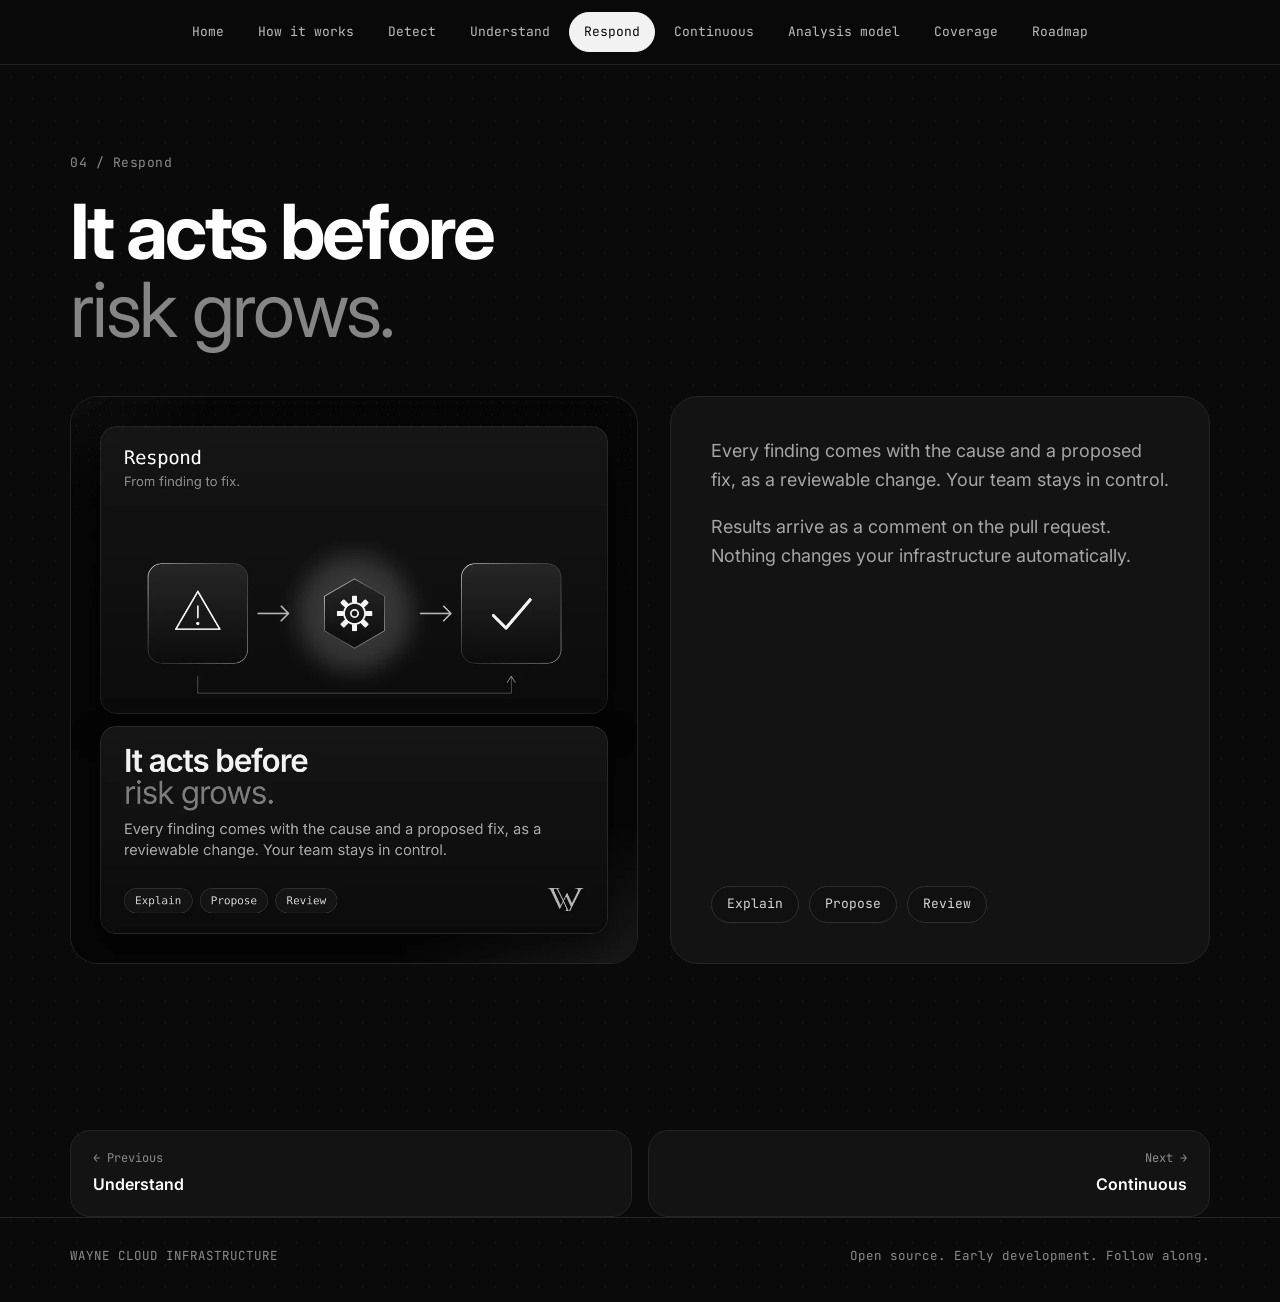
<file: respond.html>
<!doctype html>
<html lang="en">
<head>
<meta charset="utf-8">
<meta name="viewport" content="width=device-width, initial-scale=1, viewport-fit=cover">
<title>Respond — WCI</title>
<meta name="description" content="Every WCI finding comes with the cause and a proposed fix, as a reviewable change.">
<meta name="theme-color" content="#0a0a0a">
<meta property="og:title" content="Respond — WCI">
<meta property="og:description" content="Every WCI finding comes with the cause and a proposed fix, as a reviewable change.">
<meta property="og:image" content="assets/img/hero.webp">
<link rel="icon" type="image/png" href="assets/img/favicon.png">
<link rel="apple-touch-icon" href="assets/img/logo.png">
<link rel="preconnect" href="https://fonts.googleapis.com">
<link rel="preconnect" href="https://fonts.gstatic.com" crossorigin>
<link href="https://fonts.googleapis.com/css2?family=Inter:wght@400;500;600;700&amp;family=JetBrains+Mono:wght@400;500&amp;display=swap" rel="stylesheet">
<link rel="stylesheet" href="assets/style.css">
</head>
<body>
<a class="skip" href="#content">Skip to content</a>
<header class="site-header">
  <div class="wrap bar">
    <span class="current" aria-hidden="true">Respond</span>
    <button class="menu-btn" type="button" aria-expanded="false" aria-controls="site-nav" aria-label="Open menu">
      <svg viewBox="0 0 24 24" fill="none" stroke="currentColor" stroke-width="2" stroke-linecap="round" aria-hidden="true"><path d="M4 7h16M4 12h16M4 17h16"/></svg>
    </button>
    <nav id="site-nav" class="nav" aria-label="Main"><a href="index.html">Home</a><a href="how-it-works.html">How it works</a><a href="detect.html">Detect</a><a href="understand.html">Understand</a><a href="respond.html" aria-current="page">Respond</a><a href="continuous.html">Continuous</a><a href="analysis.html">Analysis model</a><a href="coverage.html">Coverage</a><a href="roadmap.html">Roadmap</a></nav>
  </div>
</header>
<main id="content">
<section class="page"><div class="wrap">
<div class="page-head"><p class="eyebrow">04 / Respond</p><h1>It acts before <span class="soft">risk grows.</span></h1></div>
<div class="split">
  <div class="card media"><img src="assets/img/respond.webp" alt="From finding to fix: warning, processing, approved" width="1080" height="1080"></div>
  <div class="card">
    <p class="body">Every finding comes with the cause and a proposed fix, as a reviewable change. Your team stays in control.</p>
    <p class="body">Results arrive as a comment on the pull request. Nothing changes your infrastructure automatically.</p>
    <div class="chips"><span class="chip">Explain</span><span class="chip">Propose</span><span class="chip">Review</span></div>
  </div>
</div>
</div></section>
<div class="wrap"><nav class="pager" aria-label="Pages"><a href="understand.html"><span class="lbl">← Previous</span><span class="ttl">Understand</span></a><a class="next" href="continuous.html"><span class="lbl">Next →</span><span class="ttl">Continuous</span></a></nav></div>
</main>
<footer class="site-footer">
  <div class="wrap"><span>WAYNE CLOUD INFRASTRUCTURE</span><span>Open source. Early development. Follow along.</span></div>
</footer>
<script src="assets/site.js" defer></script>
</body>
</html>
</file>
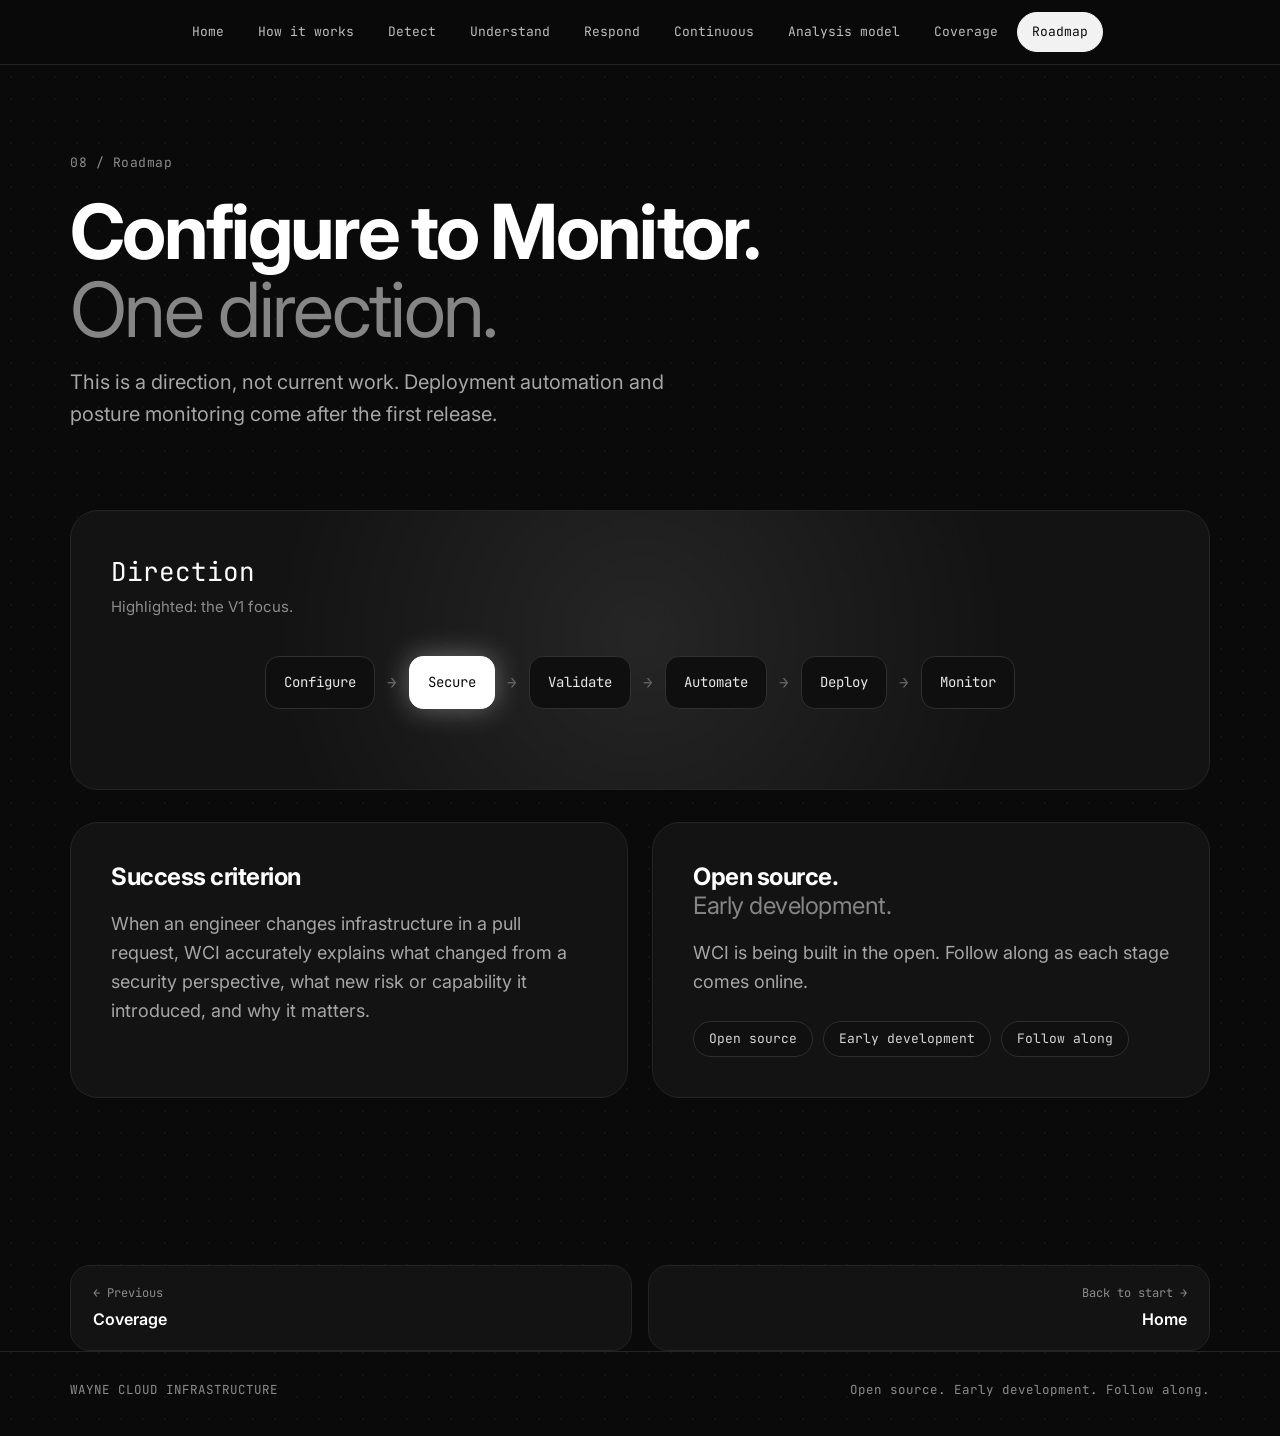
<file: roadmap.html>
<!doctype html>
<html lang="en">
<head>
<meta charset="utf-8">
<meta name="viewport" content="width=device-width, initial-scale=1, viewport-fit=cover">
<title>Roadmap — WCI</title>
<meta name="description" content="WCI's long-term direction: Configure, Secure, Validate, Automate, Deploy, Monitor.">
<meta name="theme-color" content="#0a0a0a">
<meta property="og:title" content="Roadmap — WCI">
<meta property="og:description" content="WCI's long-term direction: Configure, Secure, Validate, Automate, Deploy, Monitor.">
<meta property="og:image" content="assets/img/hero.webp">
<link rel="icon" type="image/png" href="assets/img/favicon.png">
<link rel="apple-touch-icon" href="assets/img/logo.png">
<link rel="preconnect" href="https://fonts.googleapis.com">
<link rel="preconnect" href="https://fonts.gstatic.com" crossorigin>
<link href="https://fonts.googleapis.com/css2?family=Inter:wght@400;500;600;700&amp;family=JetBrains+Mono:wght@400;500&amp;display=swap" rel="stylesheet">
<link rel="stylesheet" href="assets/style.css">
</head>
<body>
<a class="skip" href="#content">Skip to content</a>
<header class="site-header">
  <div class="wrap bar">
    <span class="current" aria-hidden="true">Roadmap</span>
    <button class="menu-btn" type="button" aria-expanded="false" aria-controls="site-nav" aria-label="Open menu">
      <svg viewBox="0 0 24 24" fill="none" stroke="currentColor" stroke-width="2" stroke-linecap="round" aria-hidden="true"><path d="M4 7h16M4 12h16M4 17h16"/></svg>
    </button>
    <nav id="site-nav" class="nav" aria-label="Main"><a href="index.html">Home</a><a href="how-it-works.html">How it works</a><a href="detect.html">Detect</a><a href="understand.html">Understand</a><a href="respond.html">Respond</a><a href="continuous.html">Continuous</a><a href="analysis.html">Analysis model</a><a href="coverage.html">Coverage</a><a href="roadmap.html" aria-current="page">Roadmap</a></nav>
  </div>
</header>
<main id="content">
<section class="page"><div class="wrap stack">
<div class="page-head"><p class="eyebrow">08 / Roadmap</p><h1>Configure to Monitor. <span class="soft">One direction.</span></h1><p class="lead">This is a direction, not current work. Deployment automation and posture monitoring come after the first release.</p></div>
<div class="card ill-card" style="min-height:280px">
  <div class="label"><strong>Direction</strong><span>Highlighted: the V1 focus.</span></div>
  <div class="flow" style="margin-top:64px"><span class="node">Configure</span><span class="arrow" aria-hidden="true">→</span><span class="node on">Secure</span><span class="arrow" aria-hidden="true">→</span><span class="node">Validate</span><span class="arrow" aria-hidden="true">→</span><span class="node">Automate</span><span class="arrow" aria-hidden="true">→</span><span class="node">Deploy</span><span class="arrow" aria-hidden="true">→</span><span class="node">Monitor</span></div>
</div>
<div class="grid2">
  <div class="card">
    <h3>Success criterion</h3>
    <p class="body">When an engineer changes infrastructure in a pull request, WCI accurately explains what changed from a security perspective, what new risk or capability it introduced, and why it matters.</p>
  </div>
  <div class="card">
    <h3>Open source. <span class="soft">Early development.</span></h3>
    <p class="body">WCI is being built in the open. Follow along as each stage comes online.</p>
    <div class="chips"><span class="chip">Open source</span><span class="chip">Early development</span><span class="chip">Follow along</span></div>
  </div>
</div>
</div></section>
<div class="wrap"><nav class="pager" aria-label="Pages"><a href="coverage.html"><span class="lbl">← Previous</span><span class="ttl">Coverage</span></a><a class="next" href="index.html"><span class="lbl">Back to start →</span><span class="ttl">Home</span></a></nav></div>
</main>
<footer class="site-footer">
  <div class="wrap"><span>WAYNE CLOUD INFRASTRUCTURE</span><span>Open source. Early development. Follow along.</span></div>
</footer>
<script src="assets/site.js" defer></script>
</body>
</html>
</file>
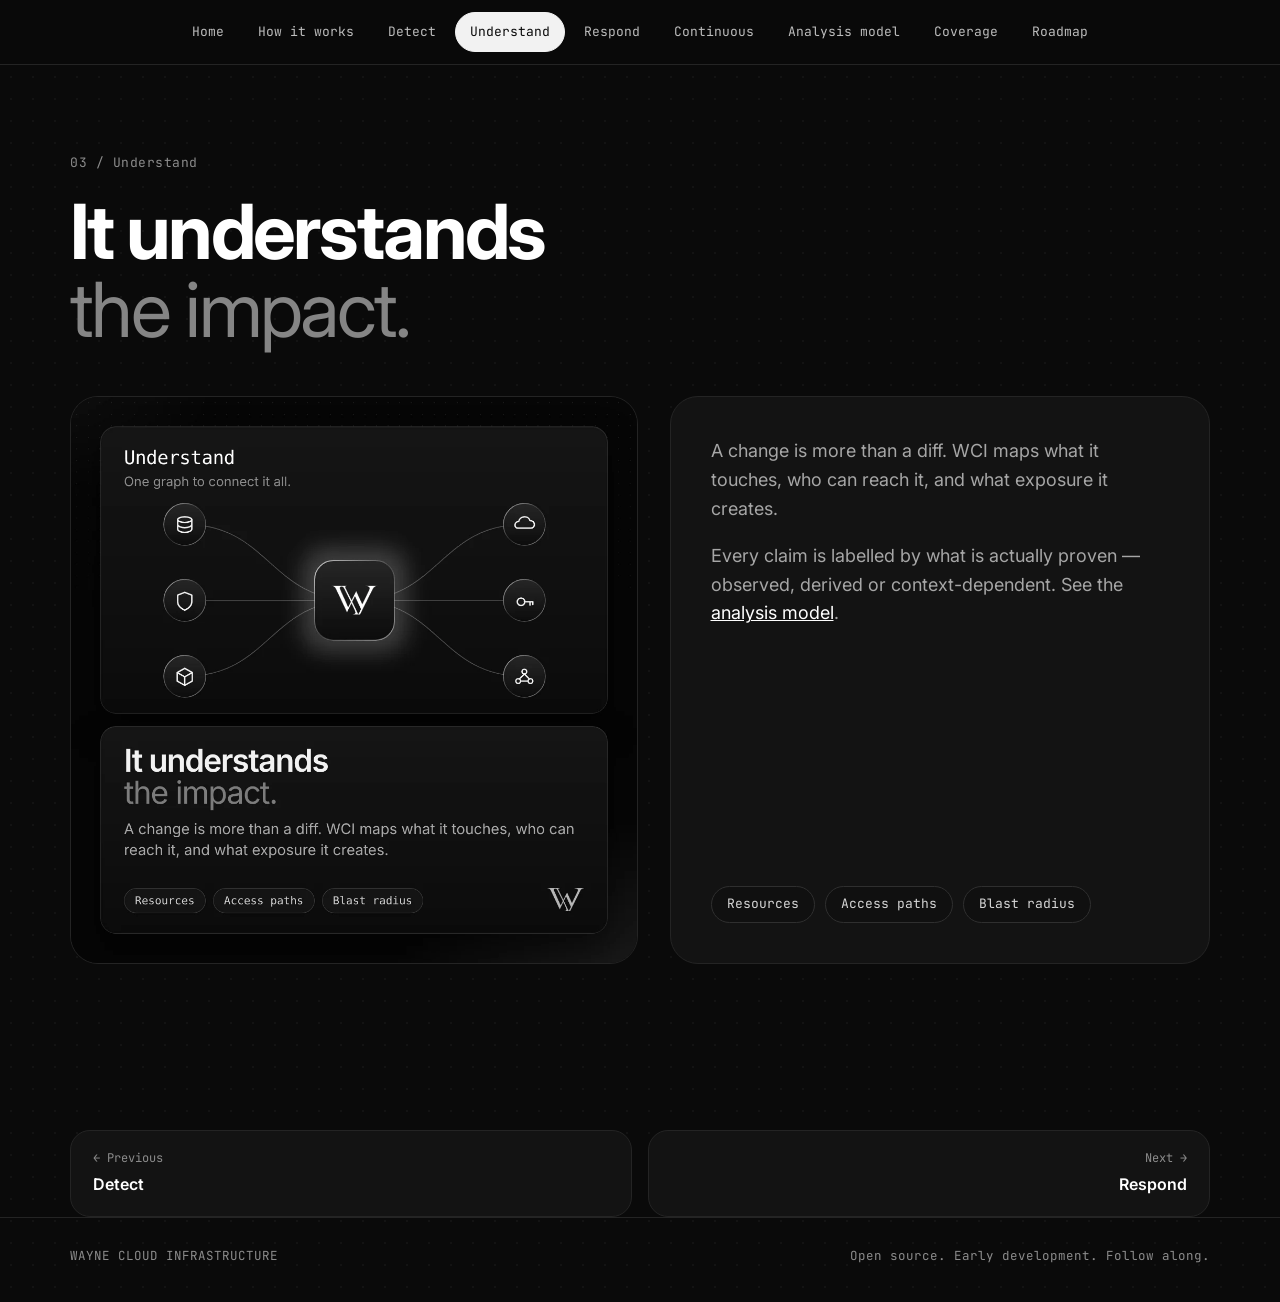
<file: understand.html>
<!doctype html>
<html lang="en">
<head>
<meta charset="utf-8">
<meta name="viewport" content="width=device-width, initial-scale=1, viewport-fit=cover">
<title>Understand — WCI</title>
<meta name="description" content="A change is more than a diff. WCI maps what it touches, who can reach it, and what exposure it creates.">
<meta name="theme-color" content="#0a0a0a">
<meta property="og:title" content="Understand — WCI">
<meta property="og:description" content="A change is more than a diff. WCI maps what it touches, who can reach it, and what exposure it creates.">
<meta property="og:image" content="assets/img/hero.webp">
<link rel="icon" type="image/png" href="assets/img/favicon.png">
<link rel="apple-touch-icon" href="assets/img/logo.png">
<link rel="preconnect" href="https://fonts.googleapis.com">
<link rel="preconnect" href="https://fonts.gstatic.com" crossorigin>
<link href="https://fonts.googleapis.com/css2?family=Inter:wght@400;500;600;700&amp;family=JetBrains+Mono:wght@400;500&amp;display=swap" rel="stylesheet">
<link rel="stylesheet" href="assets/style.css">
</head>
<body>
<a class="skip" href="#content">Skip to content</a>
<header class="site-header">
  <div class="wrap bar">
    <span class="current" aria-hidden="true">Understand</span>
    <button class="menu-btn" type="button" aria-expanded="false" aria-controls="site-nav" aria-label="Open menu">
      <svg viewBox="0 0 24 24" fill="none" stroke="currentColor" stroke-width="2" stroke-linecap="round" aria-hidden="true"><path d="M4 7h16M4 12h16M4 17h16"/></svg>
    </button>
    <nav id="site-nav" class="nav" aria-label="Main"><a href="index.html">Home</a><a href="how-it-works.html">How it works</a><a href="detect.html">Detect</a><a href="understand.html" aria-current="page">Understand</a><a href="respond.html">Respond</a><a href="continuous.html">Continuous</a><a href="analysis.html">Analysis model</a><a href="coverage.html">Coverage</a><a href="roadmap.html">Roadmap</a></nav>
  </div>
</header>
<main id="content">
<section class="page"><div class="wrap">
<div class="page-head"><p class="eyebrow">03 / Understand</p><h1>It understands <span class="soft">the impact.</span></h1></div>
<div class="split">
  <div class="card media"><img src="assets/img/understand.webp" alt="One graph connecting databases, policies, packages, cloud, keys and networks" width="1080" height="1080"></div>
  <div class="card">
    <p class="body">A change is more than a diff. WCI maps what it touches, who can reach it, and what exposure it creates.</p>
    <p class="body">Every claim is labelled by what is actually proven — observed, derived or context-dependent. See the <a href="analysis.html" style="color:#fff;text-decoration:underline">analysis model</a>.</p>
    <div class="chips"><span class="chip">Resources</span><span class="chip">Access paths</span><span class="chip">Blast radius</span></div>
  </div>
</div>
</div></section>
<div class="wrap"><nav class="pager" aria-label="Pages"><a href="detect.html"><span class="lbl">← Previous</span><span class="ttl">Detect</span></a><a class="next" href="respond.html"><span class="lbl">Next →</span><span class="ttl">Respond</span></a></nav></div>
</main>
<footer class="site-footer">
  <div class="wrap"><span>WAYNE CLOUD INFRASTRUCTURE</span><span>Open source. Early development. Follow along.</span></div>
</footer>
<script src="assets/site.js" defer></script>
</body>
</html>
</file>
<file: assets/style.css>
:root{
  --bg:#0a0a0a;
  --card:#131313;
  --card-2:#181818;
  --line:#242424;
  --line-2:#2f2f2f;
  --text:#f4f4f4;
  --muted:#a6a6a6;
  --dim:#8c8c8c;
  --sans:"Inter",system-ui,-apple-system,"Segoe UI",Roboto,sans-serif;
  --mono:"JetBrains Mono",ui-monospace,SFMono-Regular,Menlo,Consolas,monospace;
  --r-lg:28px;
  --r-md:20px;
  --wrap:1180px;
}
*{box-sizing:border-box}
html{-webkit-text-size-adjust:100%;scroll-behavior:smooth}
body{
  margin:0;background:var(--bg);color:var(--text);font-family:var(--sans);
  line-height:1.6;-webkit-font-smoothing:antialiased;
  background-image:radial-gradient(rgba(255,255,255,.035) 1px,transparent 1px);
  background-size:22px 22px;
  min-height:100vh;display:flex;flex-direction:column;
}
img{max-width:100%;height:auto;display:block}
a{color:inherit;text-decoration:none}
:focus-visible{outline:2px solid #fff;outline-offset:3px;border-radius:8px}
.wrap{width:100%;max-width:var(--wrap);margin:0 auto;padding:0 20px}
.skip{position:absolute;left:-999px;top:8px;background:#fff;color:#000;padding:10px 14px;border-radius:10px;z-index:100}
.skip:focus{left:8px}

/* ---------- header / nav ---------- */
.site-header{position:sticky;top:0;z-index:50;background:rgba(10,10,10,.86);
  -webkit-backdrop-filter:blur(14px);backdrop-filter:blur(14px);border-bottom:1px solid var(--line)}
.bar{display:flex;align-items:center;justify-content:center;gap:16px;min-height:64px}
.current{display:none;font-family:var(--mono);font-size:14px;color:#e6e6e6}
.menu-btn{display:none;align-items:center;justify-content:center;width:44px;height:44px;
  border-radius:12px;border:1px solid var(--line-2);background:var(--card);color:var(--text);cursor:pointer}
.menu-btn svg{width:20px;height:20px}
.nav{display:flex;flex-wrap:wrap;justify-content:center;gap:4px;padding:10px 0}
.nav a{font-family:var(--mono);font-size:13px;color:#bdbdbd;padding:9px 14px;border-radius:999px;
  border:1px solid transparent;min-height:40px;display:inline-flex;align-items:center;white-space:nowrap;
  transition:background .15s,color .15s,border-color .15s}
.nav a:hover{color:#fff;background:#1a1a1a;border-color:var(--line-2)}
.nav a[aria-current="page"]{color:#0a0a0a;background:#f2f2f2;border-color:#f2f2f2}

@media (max-width:720px){
  .bar{justify-content:space-between}
  .current{display:block}
  .menu-btn{display:inline-flex}
  .nav{display:none;position:absolute;left:0;right:0;top:100%;flex-direction:column;flex-wrap:nowrap;gap:4px;
    padding:12px 20px 20px;background:#0a0a0a;box-shadow:0 24px 40px rgba(0,0,0,.6);border-bottom:1px solid var(--line)}
  .nav.open{display:flex}
  .nav a{font-size:15px;min-height:48px;padding:12px 16px;border-radius:14px}
}

/* ---------- typography ---------- */
.eyebrow{font-family:var(--mono);font-size:13px;color:var(--dim);margin:0;letter-spacing:.04em}
.eyebrow.wide{letter-spacing:.38em;text-transform:uppercase;font-size:12px}
h1,h2,h3{margin:0;color:#fff;letter-spacing:-.035em;line-height:1.03;font-weight:700}
h1{font-size:clamp(40px,7vw,76px)}
h2{font-size:clamp(30px,4.6vw,50px)}
h3{font-size:clamp(20px,2.4vw,24px);letter-spacing:-.02em;line-height:1.2}
.soft{display:block;font-weight:400;color:#858585}
.lead{font-size:clamp(17px,1.9vw,20px);color:var(--muted);margin:0;max-width:600px}
p{margin:0}

/* ---------- layout ---------- */
main{flex:1}
.page{padding:clamp(40px,7vw,88px) 0 clamp(56px,8vw,104px)}
.page-head{display:flex;flex-direction:column;gap:18px;margin-bottom:clamp(28px,4vw,48px)}
.split{display:grid;grid-template-columns:1.05fr 1fr;gap:clamp(20px,3vw,32px);align-items:stretch}
@media (max-width:860px){.split{grid-template-columns:1fr}}

.card{background:var(--card);border:1px solid var(--line);border-radius:var(--r-lg);
  padding:clamp(22px,3.4vw,40px);display:flex;flex-direction:column;gap:18px;position:relative}
.card.media{padding:0;overflow:hidden;background:#0d0d0d}
.card.media img{width:100%;aspect-ratio:1/1;object-fit:cover}
.card .body{color:var(--muted);font-size:clamp(16px,1.6vw,18px)}

.chips{display:flex;flex-wrap:wrap;gap:10px;margin-top:auto;padding-top:6px}
.chip{font-family:var(--mono);font-size:13px;color:#d6d6d6;border:1px solid var(--line-2);
  border-radius:999px;padding:7px 15px;background:#101010}

.points{list-style:none;margin:0;padding:0;display:flex;flex-direction:column;gap:14px}
.points li{display:flex;gap:14px;align-items:flex-start;color:var(--muted)}
.points li b{color:#fff;font-weight:600}
.dot{flex:none;width:8px;height:8px;border-radius:50%;background:#fff;margin-top:10px;
  box-shadow:0 0 10px rgba(255,255,255,.6)}

/* ---------- buttons ---------- */
.btns{display:flex;flex-wrap:wrap;gap:12px}
.btn{display:inline-flex;align-items:center;justify-content:center;gap:10px;min-height:48px;padding:0 24px;
  border-radius:999px;font-weight:600;font-size:15px;transition:transform .15s,background .15s}
.btn.solid{background:#fff;color:#0a0a0a}
.btn.solid:hover{background:#dcdcdc}
.btn.ghost{border:1px solid var(--line-2);color:#ececec;font-family:var(--mono);font-weight:500;font-size:14px}
.btn.ghost:hover{background:#161616}
.btn svg{width:16px;height:16px}

/* ---------- home ---------- */
.hero{display:grid;grid-template-columns:1fr 1fr;gap:clamp(28px,5vw,64px);align-items:center;
  padding:clamp(40px,7vw,96px) 0 clamp(40px,6vw,72px)}
.hero .text{display:flex;flex-direction:column;gap:24px}
.hero .shot{border-radius:var(--r-lg);border:1px solid var(--line);overflow:hidden;
  box-shadow:0 0 140px rgba(255,255,255,.07)}
@media (max-width:860px){.hero{grid-template-columns:1fr}.hero .shot{order:-1;max-width:520px;width:100%;margin:0 auto}}

.loop{display:flex;flex-wrap:wrap;justify-content:center;align-items:center;gap:10px;
  padding:22px 0;border-top:1px solid var(--line);border-bottom:1px solid var(--line);margin-bottom:clamp(40px,6vw,72px)}
.loop .arrow{color:#6f6f6f;font-family:var(--mono)}

.tiles{display:grid;grid-template-columns:repeat(auto-fill,minmax(260px,1fr));gap:18px;padding-bottom:clamp(56px,8vw,104px)}
.tile{background:var(--card);border:1px solid var(--line);border-radius:var(--r-md);overflow:hidden;
  display:flex;flex-direction:column;transition:border-color .2s,transform .2s,background .2s}
.tile:hover{border-color:#4a4a4a;transform:translateY(-3px);background:var(--card-2)}
.tile img{aspect-ratio:16/10;object-fit:cover;object-position:center 13%;border-bottom:1px solid var(--line)}
.tile .ill{aspect-ratio:16/10;display:grid;place-items:center;border-bottom:1px solid var(--line);
  background:radial-gradient(circle at 50% 50%,rgba(255,255,255,.07),transparent 60%)}
.tile .ill svg{width:72px;height:72px;color:#fff;filter:drop-shadow(0 0 10px rgba(255,255,255,.35))}
.tile .t{padding:20px 22px 22px;display:flex;flex-direction:column;gap:8px;flex:1}
.tile .t p{color:var(--muted);font-size:15px}
.tile .go{margin-top:auto;padding-top:10px;font-family:var(--mono);font-size:13px;color:#d0d0d0}

/* ---------- glow illustration card ---------- */
.ill-card{min-height:300px;align-items:center;justify-content:center;
  background:radial-gradient(circle at 50% 45%,rgba(255,255,255,.08),transparent 62%),var(--card)}
.ill-card .label{position:absolute;top:clamp(22px,3.4vw,40px);left:clamp(22px,3.4vw,40px);display:flex;flex-direction:column;gap:2px}
.ill-card .label strong{font-family:var(--mono);font-weight:400;font-size:clamp(20px,2.4vw,26px);color:#fff}
.ill-card .label span{color:var(--dim);font-size:15px}

/* ---------- steps / flow ---------- */
.steps{display:grid;grid-template-columns:repeat(4,1fr);gap:16px;counter-reset:s}
@media (max-width:960px){.steps{grid-template-columns:repeat(2,1fr)}}
@media (max-width:540px){.steps{grid-template-columns:1fr}}
.step{background:var(--card);border:1px solid var(--line);border-radius:var(--r-md);padding:24px;display:flex;flex-direction:column;gap:12px}
.step .ic{width:52px;height:52px;border-radius:14px;border:1px solid var(--line-2);display:grid;place-items:center;background:#0f0f0f}
.step .ic svg{width:24px;height:24px}
.step .n{font-family:var(--mono);font-size:12px;color:var(--dim)}
.step p{color:var(--muted);font-size:15.5px}

.flow{display:flex;flex-wrap:wrap;align-items:center;justify-content:center;gap:12px}
.flow .node{font-family:var(--mono);font-size:14px;border:1px solid var(--line-2);background:#0f0f0f;
  border-radius:14px;padding:14px 18px;color:#e6e6e6}
.flow .node.on{background:#fff;color:#0a0a0a;border-color:#fff;box-shadow:0 0 28px rgba(255,255,255,.35)}
.flow .arrow{color:#666;font-family:var(--mono)}

/* ---------- tables ---------- */
.table-box{overflow-x:auto;-webkit-overflow-scrolling:touch;border:1px solid var(--line);border-radius:var(--r-md);background:var(--card)}
table{width:100%;border-collapse:collapse;min-width:560px;font-size:15px}
th,td{text-align:left;padding:14px 18px;border-bottom:1px solid var(--line);vertical-align:top}
th{font-family:var(--mono);font-weight:500;font-size:12.5px;color:var(--dim);letter-spacing:.04em;background:#101010}
td{color:var(--muted)}
td:first-child{color:#fff;font-weight:500}
tr:last-child td{border-bottom:0}
.tag{font-family:var(--mono);font-size:12px;border-radius:999px;padding:3px 10px;border:1px solid var(--line-2);white-space:nowrap}
.tag.in{background:#fff;color:#0a0a0a;border-color:#fff}

pre{margin:0;background:#0c0c0c;border:1px solid var(--line);border-radius:var(--r-md);padding:20px;
  overflow-x:auto;font-family:var(--mono);font-size:13px;line-height:1.65;color:#d9d9d9;-webkit-overflow-scrolling:touch}
pre .k{color:#ffffff}
pre .s{color:#9d9d9d}
code{font-family:var(--mono);font-size:.92em;background:#1a1a1a;border:1px solid var(--line-2);border-radius:6px;padding:1px 6px;color:#e8e8e8}

.stack{display:flex;flex-direction:column;gap:clamp(20px,3vw,32px)}
.grid2{display:grid;grid-template-columns:1fr 1fr;gap:clamp(16px,2.4vw,24px)}
@media (max-width:860px){.grid2{grid-template-columns:1fr}}
.note{font-size:14.5px;color:var(--dim);border-left:0;padding:16px 18px;border:1px dashed var(--line-2);border-radius:14px}

/* ---------- pager / footer ---------- */
.pager{display:grid;grid-template-columns:1fr 1fr;gap:16px;margin-top:clamp(40px,6vw,64px)}
.pager a{border:1px solid var(--line);background:var(--card);border-radius:var(--r-md);padding:18px 22px;
  display:flex;flex-direction:column;gap:4px;min-height:76px;transition:border-color .2s,background .2s}
.pager a:hover{border-color:#4a4a4a;background:var(--card-2)}
.pager .lbl{font-family:var(--mono);font-size:12px;color:var(--dim)}
.pager .ttl{font-weight:600;color:#fff}
.pager .next{text-align:right;grid-column:2}
@media (max-width:540px){.pager{grid-template-columns:1fr}.pager .next{grid-column:1}}

.site-footer{border-top:1px solid var(--line);padding:28px 0 36px}
.site-footer .wrap{display:flex;flex-wrap:wrap;justify-content:space-between;gap:12px;
  font-family:var(--mono);font-size:12.5px;color:var(--dim)}

@media (prefers-reduced-motion:reduce){*{transition:none!important;scroll-behavior:auto!important}}
.card,.grid2>*,.split>*{min-width:0}
code{overflow-wrap:anywhere}
</file>
